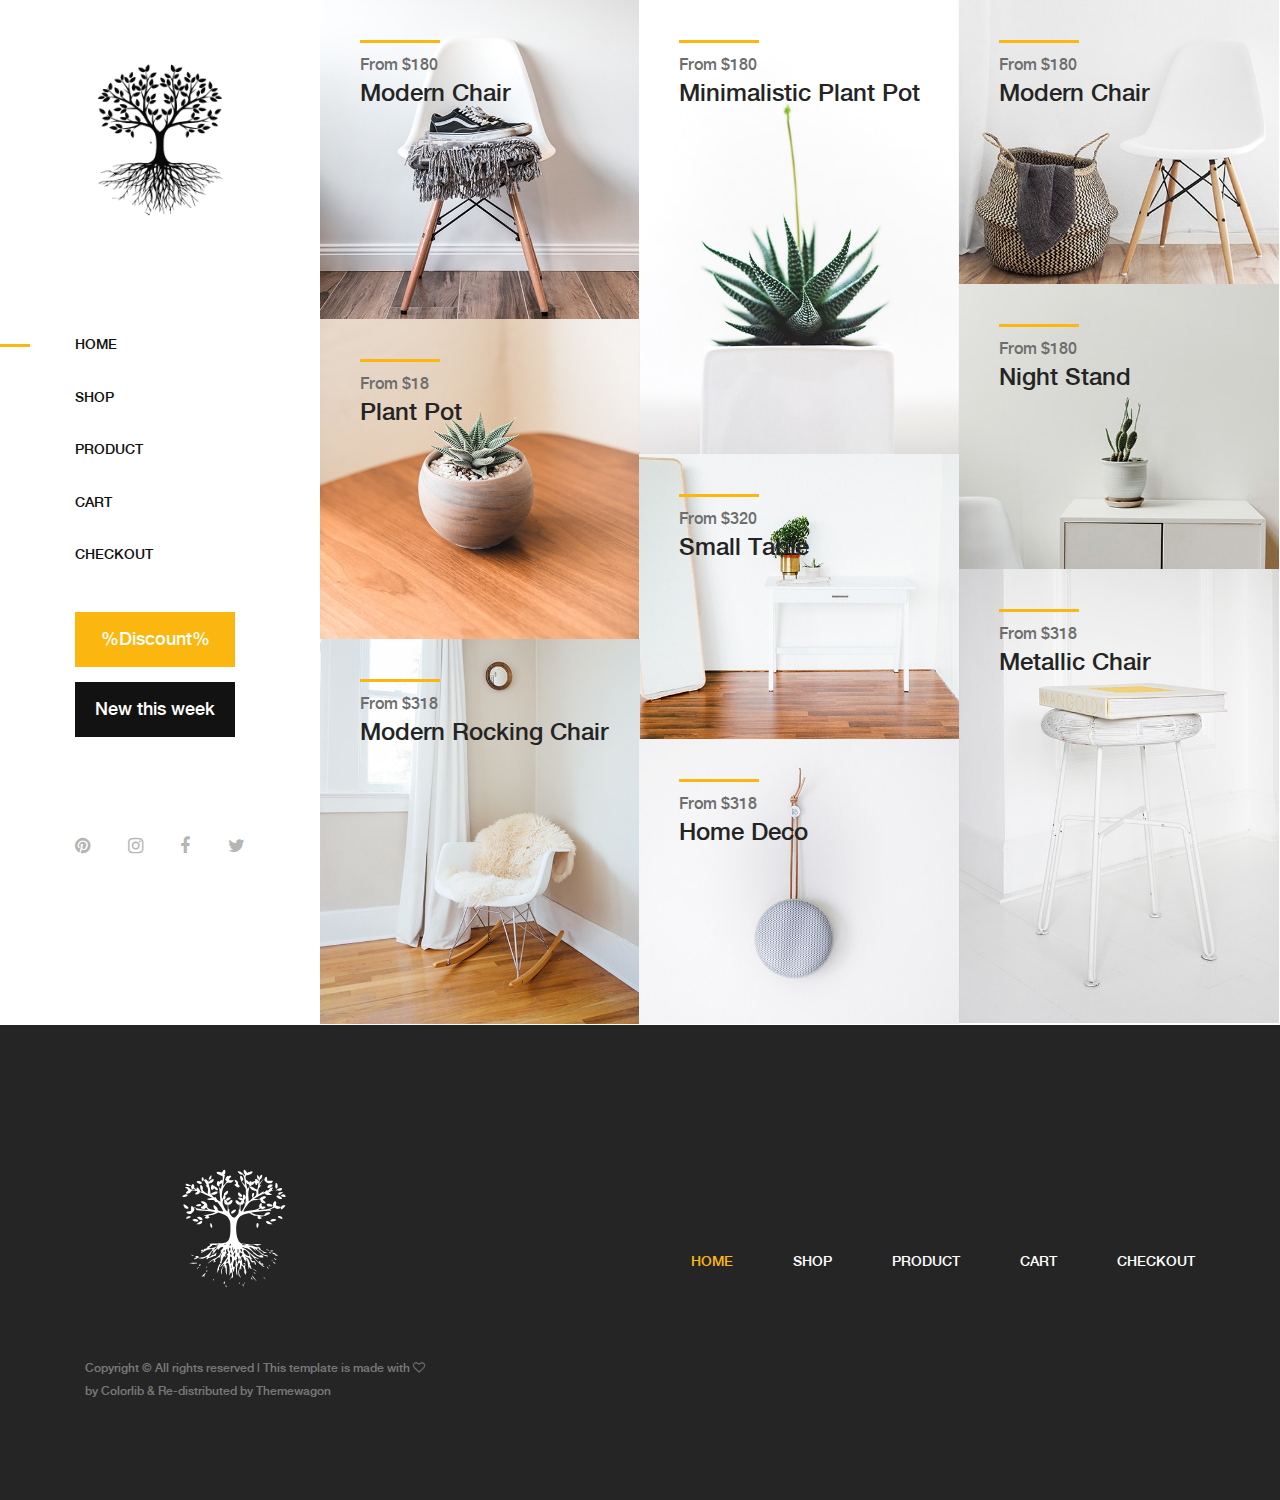
<file: index.html>
<!DOCTYPE html>
<html lang="en">

<head>
    <meta charset="UTF-8">
    <meta name="description" content="">
    <meta http-equiv="X-UA-Compatible" content="IE=edge">
    <meta name="viewport" content="width=device-width, initial-scale=1, shrink-to-fit=no">
    <!-- The above 4 meta tags *must* come first in the head; any other head content must come *after* these tags -->

    <!-- Title  -->
    <title>Amado - Furniture Ecommerce Template | Home</title>

    <!-- Favicon  -->
    <link rel="icon" href="img/core-img/artroots icon.png">

    <!-- Core Style CSS -->
    <link rel="stylesheet" href="css/core-style.css">
    <link rel="stylesheet" href="style.css">

</head>

<body>
    <!-- Search Wrapper Area Start -->
    <div class="search-wrapper section-padding-100">
        <div class="search-close">
            <i class="fa fa-close" aria-hidden="true"></i>
        </div>
        <div class="container">
            <div class="row">
                <div class="col-12">
                    <div class="search-content">
                        <form action="#" method="get">
                            <input type="search" name="search" id="search" placeholder="Type your keyword...">
                            <button type="submit"><img src="img/core-img/search.png" alt=""></button>
                        </form>
                    </div>
                </div>
            </div>
        </div>
    </div>
    <!-- Search Wrapper Area End -->

    <!-- ##### Main Content Wrapper Start ##### -->
    <div class="main-content-wrapper d-flex clearfix">

        
        <!-- Mobile Nav (max width 767px)-->
        <div class="mobile-nav" >
            <!-- Navbar Brand -->
        <div class="amado-navbar-brand">
        <a href="index.html"><img src="img/core-img/logo mob.png" alt=""></a>
        </div>
        <!-- Navbar Toggler -->
        <div class="amado-navbar-toggler">
            <span></span><span></span><span></span>
        </div>
        </div>
        
        <!-- Header Area Start -->
        <header class="header-area clearfix" id="sidepanel-header">
            
        </header>
        <!-- Header Area End -->

        <!-- Product Catagories Area Start -->
        <div class="products-catagories-area clearfix">
            <div class="amado-pro-catagory clearfix">

                <!-- Single Catagory -->
                <div class="single-products-catagory clearfix">
                    <a href="shop.html">
                        <img src="img/bg-img/1.jpg" alt="">
                        <!-- Hover Content -->
                        <div class="hover-content">
                            <div class="line"></div>
                            <p>From $180</p>
                            <h4>Modern Chair</h4>
                        </div>
                    </a>
                </div>

                <!-- Single Catagory -->
                <div class="single-products-catagory clearfix">
                    <a href="shop.html">
                        <img src="img/bg-img/2.jpg" alt="">
                        <!-- Hover Content -->
                        <div class="hover-content">
                            <div class="line"></div>
                            <p>From $180</p>
                            <h4>Minimalistic Plant Pot</h4>
                        </div>
                    </a>
                </div>

                <!-- Single Catagory -->
                <div class="single-products-catagory clearfix">
                    <a href="shop.html">
                        <img src="img/bg-img/3.jpg" alt="">
                        <!-- Hover Content -->
                        <div class="hover-content">
                            <div class="line"></div>
                            <p>From $180</p>
                            <h4>Modern Chair</h4>
                        </div>
                    </a>
                </div>

                <!-- Single Catagory -->
                <div class="single-products-catagory clearfix">
                    <a href="shop.html">
                        <img src="img/bg-img/4.jpg" alt="">
                        <!-- Hover Content -->
                        <div class="hover-content">
                            <div class="line"></div>
                            <p>From $180</p>
                            <h4>Night Stand</h4>
                        </div>
                    </a>
                </div>

                <!-- Single Catagory -->
                <div class="single-products-catagory clearfix">
                    <a href="shop.html">
                        <img src="img/bg-img/5.jpg" alt="">
                        <!-- Hover Content -->
                        <div class="hover-content">
                            <div class="line"></div>
                            <p>From $18</p>
                            <h4>Plant Pot</h4>
                        </div>
                    </a>
                </div>

                <!-- Single Catagory -->
                <div class="single-products-catagory clearfix">
                    <a href="shop.html">
                        <img src="img/bg-img/6.jpg" alt="">
                        <!-- Hover Content -->
                        <div class="hover-content">
                            <div class="line"></div>
                            <p>From $320</p>
                            <h4>Small Table</h4>
                        </div>
                    </a>
                </div>

                <!-- Single Catagory -->
                <div class="single-products-catagory clearfix">
                    <a href="shop.html">
                        <img src="img/bg-img/7.jpg" alt="">
                        <!-- Hover Content -->
                        <div class="hover-content">
                            <div class="line"></div>
                            <p>From $318</p>
                            <h4>Metallic Chair</h4>
                        </div>
                    </a>
                </div>

                <!-- Single Catagory -->
                <div class="single-products-catagory clearfix">
                    <a href="shop.html">
                        <img src="img/bg-img/8.jpg" alt="">
                        <!-- Hover Content -->
                        <div class="hover-content">
                            <div class="line"></div>
                            <p>From $318</p>
                            <h4>Modern Rocking Chair</h4>
                        </div>
                    </a>
                </div>

                <!-- Single Catagory -->
                <div class="single-products-catagory clearfix">
                    <a href="shop.html">
                        <img src="img/bg-img/9.jpg" alt="">
                        <!-- Hover Content -->
                        <div class="hover-content">
                            <div class="line"></div>
                            <p>From $318</p>
                            <h4>Home Deco</h4>
                        </div>
                    </a>
                </div>
            </div>
        </div>
        <!-- Product Catagories Area End -->
    </div>
    <!-- ##### Main Content Wrapper End ##### -->

    

    <!-- ##### Footer Area Start ##### -->
    <script src="./js/footer.js"></script>
    
    
    <!-- ##### Footer Area End ##### -->

    <!-- ##### jQuery (Necessary for All JavaScript Plugins) ##### -->
    <script src="js/jquery/jquery-2.2.4.min.js"></script>
    <!-- Popper js -->
    <script src="js/popper.min.js"></script>
    <!-- Bootstrap js -->
    <script src="js/bootstrap.min.js"></script>
    <!-- Plugins js -->
    <script src="js/plugins.js"></script>
    <!-- Active js -->
    <script src="js/active.js"></script>
    <script src="./js/sideheader.js"></script>

</body>


</html>
</file>
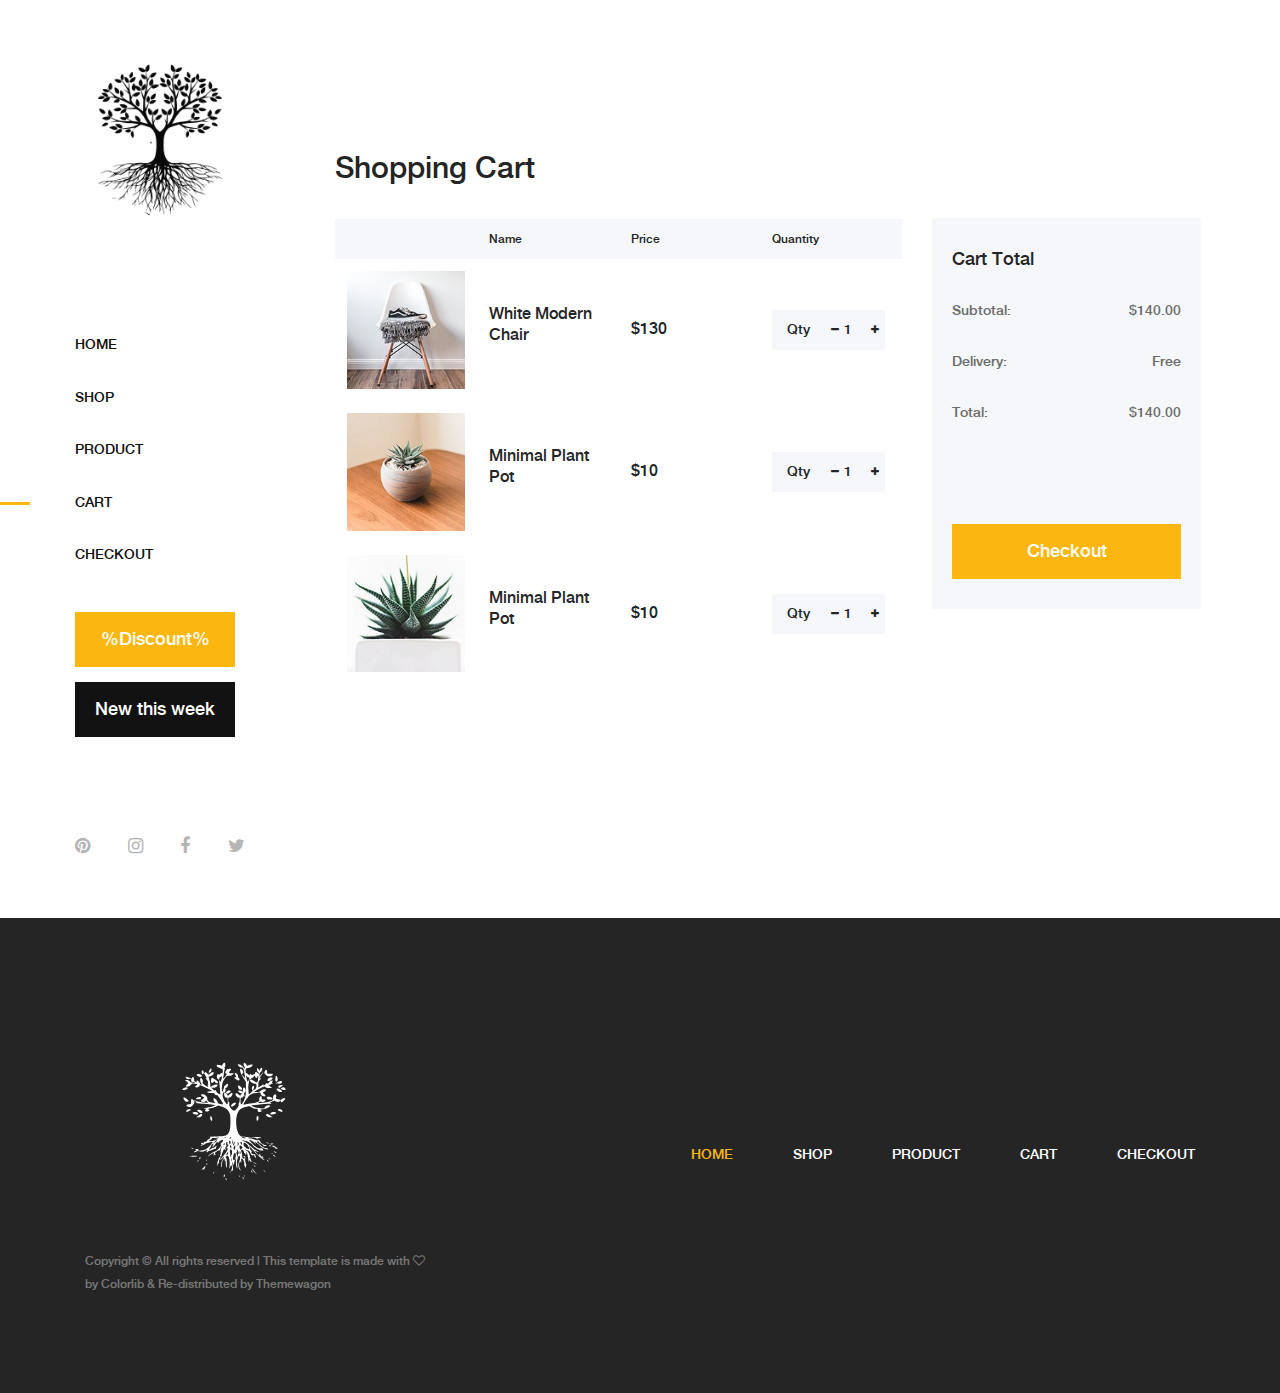
<file: cart.html>
<!DOCTYPE html>
<html lang="en">

<head>
    <meta charset="UTF-8">
    <meta name="description" content="">
    <meta http-equiv="X-UA-Compatible" content="IE=edge">
    <meta name="viewport" content="width=device-width, initial-scale=1, shrink-to-fit=no">
    <!-- The above 4 meta tags *must* come first in the head; any other head content must come *after* these tags -->

    <!-- Title  -->
    <title>Amado - Furniture Ecommerce Template | Cart</title>

    <!-- Favicon  -->
    <link rel="icon" href="img/core-img/favicon.ico">

    <!-- Core Style CSS -->
    <link rel="stylesheet" href="css/core-style.css">
    <link rel="stylesheet" href="style.css">

</head>

<body>
    <!-- Search Wrapper Area Start -->
    <div class="search-wrapper section-padding-100">
        <div class="search-close">
            <i class="fa fa-close" aria-hidden="true"></i>
        </div>
        <div class="container">
            <div class="row">
                <div class="col-12">
                    <div class="search-content">
                        <form action="#" method="get">
                            <input type="search" name="search" id="search" placeholder="Type your keyword...">
                            <button type="submit"><img src="img/core-img/search.png" alt=""></button>
                        </form>
                    </div>
                </div>
            </div>
        </div>
    </div>
    <!-- Search Wrapper Area End -->

    <!-- ##### Main Content Wrapper Start ##### -->
    <div class="main-content-wrapper d-flex clearfix">

        <!-- Mobile Nav (max width 767px)-->
        <div class="mobile-nav" >
            <!-- Navbar Brand -->
        <div class="amado-navbar-brand">
        <a href="index.html"><img src="img/core-img/logo mob.png" alt=""></a>
        </div>
        <!-- Navbar Toggler -->
        <div class="amado-navbar-toggler">
            <span></span><span></span><span></span>
        </div>
        </div>

          <!-- Header Area Start -->
          <header class="header-area clearfix" id="sidepanel-header">
            
          </header>
          <!-- Header Area End -->

        <div class="cart-table-area section-padding-100">
            <div class="container-fluid">
                <div class="row">
                    <div class="col-12 col-lg-8">
                        <div class="cart-title mt-50">
                            <h2>Shopping Cart</h2>
                        </div>

                        <div class="cart-table clearfix">
                            <table class="table table-responsive">
                                <thead>
                                    <tr>
                                        <th></th>
                                        <th>Name</th>
                                        <th>Price</th>
                                        <th>Quantity</th>
                                    </tr>
                                </thead>
                                <tbody>
                                    <tr>
                                        <td class="cart_product_img">
                                            <a href="#"><img src="img/bg-img/cart1.jpg" alt="Product"></a>
                                        </td>
                                        <td class="cart_product_desc">
                                            <h5>White Modern Chair</h5>
                                        </td>
                                        <td class="price">
                                            <span>$130</span>
                                        </td>
                                        <td class="qty">
                                            <div class="qty-btn d-flex">
                                                <p>Qty</p>
                                                <div class="quantity">
                                                    <span class="qty-minus" onclick="var effect = document.getElementById('qty'); var qty = effect.value; if( !isNaN( qty ) &amp;&amp; qty &gt; 1 ) effect.value--;return false;"><i class="fa fa-minus" aria-hidden="true"></i></span>
                                                    <input type="number" class="qty-text" id="qty" step="1" min="1" max="300" name="quantity" value="1">
                                                    <span class="qty-plus" onclick="var effect = document.getElementById('qty'); var qty = effect.value; if( !isNaN( qty )) effect.value++;return false;"><i class="fa fa-plus" aria-hidden="true"></i></span>
                                                </div>
                                            </div>
                                        </td>
                                    </tr>
                                    <tr>
                                        <td class="cart_product_img">
                                            <a href="#"><img src="img/bg-img/cart2.jpg" alt="Product"></a>
                                        </td>
                                        <td class="cart_product_desc">
                                            <h5>Minimal Plant Pot</h5>
                                        </td>
                                        <td class="price">
                                            <span>$10</span>
                                        </td>
                                        <td class="qty">
                                            <div class="qty-btn d-flex">
                                                <p>Qty</p>
                                                <div class="quantity">
                                                    <span class="qty-minus" onclick="var effect = document.getElementById('qty2'); var qty = effect.value; if( !isNaN( qty ) &amp;&amp; qty &gt; 1 ) effect.value--;return false;"><i class="fa fa-minus" aria-hidden="true"></i></span>
                                                    <input type="number" class="qty-text" id="qty2" step="1" min="1" max="300" name="quantity" value="1">
                                                    <span class="qty-plus" onclick="var effect = document.getElementById('qty2'); var qty = effect.value; if( !isNaN( qty )) effect.value++;return false;"><i class="fa fa-plus" aria-hidden="true"></i></span>
                                                </div>
                                            </div>
                                        </td>
                                    </tr>
                                    <tr>
                                        <td class="cart_product_img">
                                            <a href="#"><img src="img/bg-img/cart3.jpg" alt="Product"></a>
                                        </td>
                                        <td class="cart_product_desc">
                                            <h5>Minimal Plant Pot</h5>
                                        </td>
                                        <td class="price">
                                            <span>$10</span>
                                        </td>
                                        <td class="qty">
                                            <div class="qty-btn d-flex">
                                                <p>Qty</p>
                                                <div class="quantity">
                                                    <span class="qty-minus" onclick="var effect = document.getElementById('qty3'); var qty = effect.value; if( !isNaN( qty ) &amp;&amp; qty &gt; 1 ) effect.value--;return false;"><i class="fa fa-minus" aria-hidden="true"></i></span>
                                                    <input type="number" class="qty-text" id="qty3" step="1" min="1" max="300" name="quantity" value="1">
                                                    <span class="qty-plus" onclick="var effect = document.getElementById('qty3'); var qty = effect.value; if( !isNaN( qty )) effect.value++;return false;"><i class="fa fa-plus" aria-hidden="true"></i></span>
                                                </div>
                                            </div>
                                        </td>
                                    </tr>
                                </tbody>
                            </table>
                        </div>
                    </div>
                    <div class="col-12 col-lg-4">
                        <div class="cart-summary">
                            <h5>Cart Total</h5>
                            <ul class="summary-table">
                                <li><span>subtotal:</span> <span>$140.00</span></li>
                                <li><span>delivery:</span> <span>Free</span></li>
                                <li><span>total:</span> <span>$140.00</span></li>
                            </ul>
                            <div class="cart-btn mt-100">
                                <a href="cart.html" class="btn amado-btn w-100">Checkout</a>
                            </div>
                        </div>
                    </div>
                </div>
            </div>
        </div>
    </div>
    <!-- ##### Main Content Wrapper End ##### -->

  

    
<script src="./js/footer.js"></script>
<script src="./js/sideheader.js"></script>

    <!-- ##### jQuery (Necessary for All JavaScript Plugins) ##### -->
    <script src="js/jquery/jquery-2.2.4.min.js"></script>
    <!-- Popper js -->
    <script src="js/popper.min.js"></script>
    <!-- Bootstrap js -->
    <script src="js/bootstrap.min.js"></script>
    <!-- Plugins js -->
    <script src="js/plugins.js"></script>
    <!-- Active js -->
    <script src="js/active.js"></script>

</body>

</html>
</file>
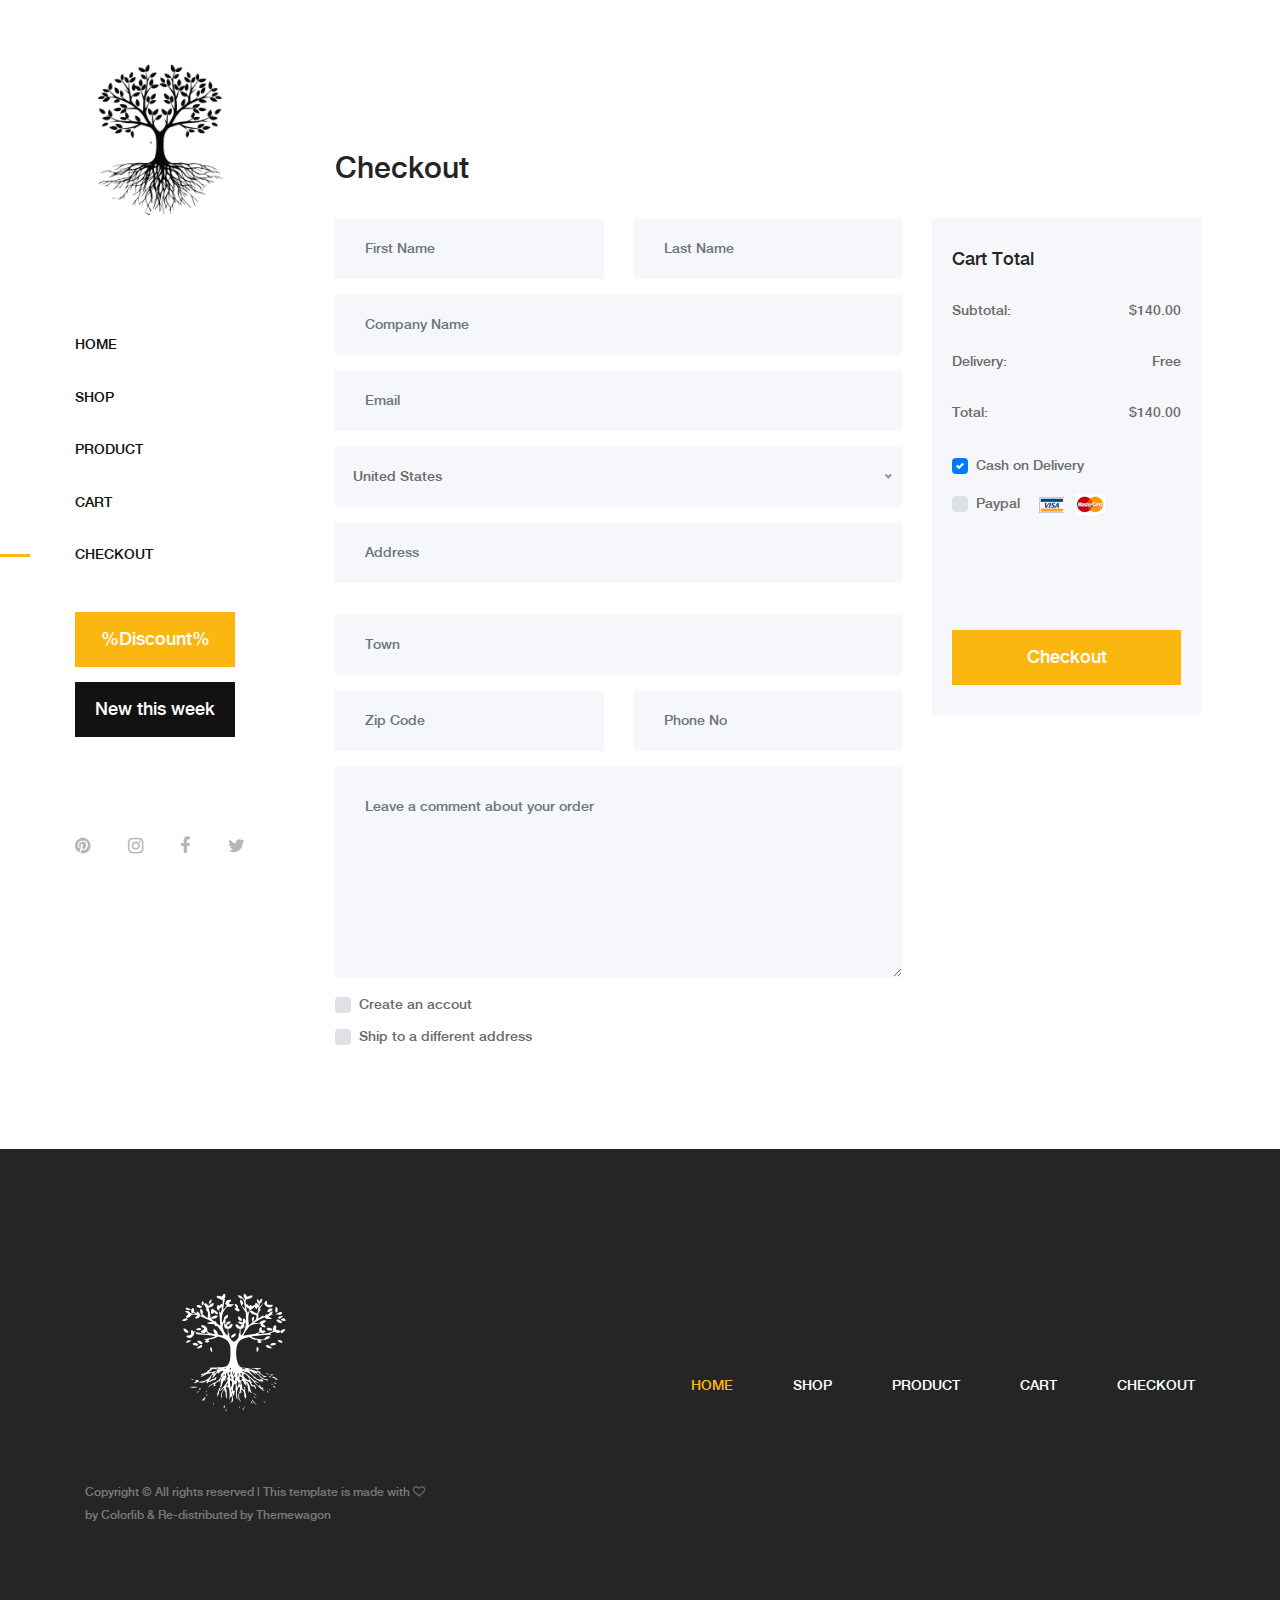
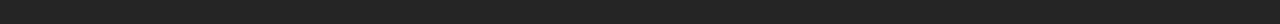
<file: checkout.html>
<!DOCTYPE html>
<html lang="en">

<head>
    <meta charset="UTF-8">
    <meta name="description" content="">
    <meta http-equiv="X-UA-Compatible" content="IE=edge">
    <meta name="viewport" content="width=device-width, initial-scale=1, shrink-to-fit=no">
    <!-- The above 4 meta tags *must* come first in the head; any other head content must come *after* these tags -->

    <!-- Title  -->
    <title>Amado - Furniture Ecommerce Template | Checkout</title>

    <!-- Favicon  -->
    <link rel="icon" href="img/core-img/favicon.ico">

    <!-- Core Style CSS -->
    <link rel="stylesheet" href="css/core-style.css">
    <link rel="stylesheet" href="style.css">

</head>

<body>
    <!-- Search Wrapper Area Start -->
    <div class="search-wrapper section-padding-100">
        <div class="search-close">
            <i class="fa fa-close" aria-hidden="true"></i>
        </div>
        <div class="container">
            <div class="row">
                <div class="col-12">
                    <div class="search-content">
                        <form action="#" method="get">
                            <input type="search" name="search" id="search" placeholder="Type your keyword...">
                            <button type="submit"><img src="img/core-img/search.png" alt=""></button>
                        </form>
                    </div>
                </div>
            </div>
        </div>
    </div>
    <!-- Search Wrapper Area End -->

    <!-- ##### Main Content Wrapper Start ##### -->
    <div class="main-content-wrapper d-flex clearfix">

        <!-- Mobile Nav (max width 767px)-->
        <div class="mobile-nav" >
            <!-- Navbar Brand -->
        <div class="amado-navbar-brand">
        <a href="index.html"><img src="img/core-img/logo mob.png" alt=""></a>
        </div>
        <!-- Navbar Toggler -->
        <div class="amado-navbar-toggler">
            <span></span><span></span><span></span>
        </div>
        </div>

             <!-- Header Area Start -->
             <header class="header-area clearfix" id="sidepanel-header">
            
             </header>
             <!-- Header Area End -->

        <div class="cart-table-area section-padding-100">
            <div class="container-fluid">
                <div class="row">
                    <div class="col-12 col-lg-8">
                        <div class="checkout_details_area mt-50 clearfix">

                            <div class="cart-title">
                                <h2>Checkout</h2>
                            </div>

                            <form action="#" method="post">
                                <div class="row">
                                    <div class="col-md-6 mb-3">
                                        <input type="text" class="form-control" id="first_name" value="" placeholder="First Name" required>
                                    </div>
                                    <div class="col-md-6 mb-3">
                                        <input type="text" class="form-control" id="last_name" value="" placeholder="Last Name" required>
                                    </div>
                                    <div class="col-12 mb-3">
                                        <input type="text" class="form-control" id="company" placeholder="Company Name" value="">
                                    </div>
                                    <div class="col-12 mb-3">
                                        <input type="email" class="form-control" id="email" placeholder="Email" value="">
                                    </div>
                                    <div class="col-12 mb-3">
                                        <select class="w-100" id="country">
                                        <option value="usa">United States</option>
                                        <option value="uk">United Kingdom</option>
                                        <option value="ger">Germany</option>
                                        <option value="fra">France</option>
                                        <option value="ind">India</option>
                                        <option value="aus">Australia</option>
                                        <option value="bra">Brazil</option>
                                        <option value="cana">Canada</option>
                                    </select>
                                    </div>
                                    <div class="col-12 mb-3">
                                        <input type="text" class="form-control mb-3" id="street_address" placeholder="Address" value="">
                                    </div>
                                    <div class="col-12 mb-3">
                                        <input type="text" class="form-control" id="city" placeholder="Town" value="">
                                    </div>
                                    <div class="col-md-6 mb-3">
                                        <input type="text" class="form-control" id="zipCode" placeholder="Zip Code" value="">
                                    </div>
                                    <div class="col-md-6 mb-3">
                                        <input type="number" class="form-control" id="phone_number" min="0" placeholder="Phone No" value="">
                                    </div>
                                    <div class="col-12 mb-3">
                                        <textarea name="comment" class="form-control w-100" id="comment" cols="30" rows="10" placeholder="Leave a comment about your order"></textarea>
                                    </div>

                                    <div class="col-12">
                                        <div class="custom-control custom-checkbox d-block mb-2">
                                            <input type="checkbox" class="custom-control-input" id="customCheck2">
                                            <label class="custom-control-label" for="customCheck2">Create an accout</label>
                                        </div>
                                        <div class="custom-control custom-checkbox d-block">
                                            <input type="checkbox" class="custom-control-input" id="customCheck3">
                                            <label class="custom-control-label" for="customCheck3">Ship to a different address</label>
                                        </div>
                                    </div>
                                </div>
                            </form>
                        </div>
                    </div>
                    <div class="col-12 col-lg-4">
                        <div class="cart-summary">
                            <h5>Cart Total</h5>
                            <ul class="summary-table">
                                <li><span>subtotal:</span> <span>$140.00</span></li>
                                <li><span>delivery:</span> <span>Free</span></li>
                                <li><span>total:</span> <span>$140.00</span></li>
                            </ul>

                            <div class="payment-method">
                                <!-- Cash on delivery -->
                                <div class="custom-control custom-checkbox mr-sm-2">
                                    <input type="checkbox" class="custom-control-input" id="cod" checked>
                                    <label class="custom-control-label" for="cod">Cash on Delivery</label>
                                </div>
                                <!-- Paypal -->
                                <div class="custom-control custom-checkbox mr-sm-2">
                                    <input type="checkbox" class="custom-control-input" id="paypal">
                                    <label class="custom-control-label" for="paypal">Paypal <img class="ml-15" src="img/core-img/paypal.png" alt=""></label>
                                </div>
                            </div>

                            <div class="cart-btn mt-100">
                                <a href="#" class="btn amado-btn w-100">Checkout</a>
                            </div>
                        </div>
                    </div>
                </div>
            </div>
        </div>
    </div>
    <!-- ##### Main Content Wrapper End ##### -->

  

    <script src="./js/footer.js"></script>
    <script src="./js/sideheader.js"></script>

    <!-- ##### jQuery (Necessary for All JavaScript Plugins) ##### -->
    <script src="js/jquery/jquery-2.2.4.min.js"></script>
    <!-- Popper js -->
    <script src="js/popper.min.js"></script>
    <!-- Bootstrap js -->
    <script src="js/bootstrap.min.js"></script>
    <!-- Plugins js -->
    <script src="js/plugins.js"></script>
    <!-- Active js -->
    <script src="js/active.js"></script>

</body>

</html>
</file>
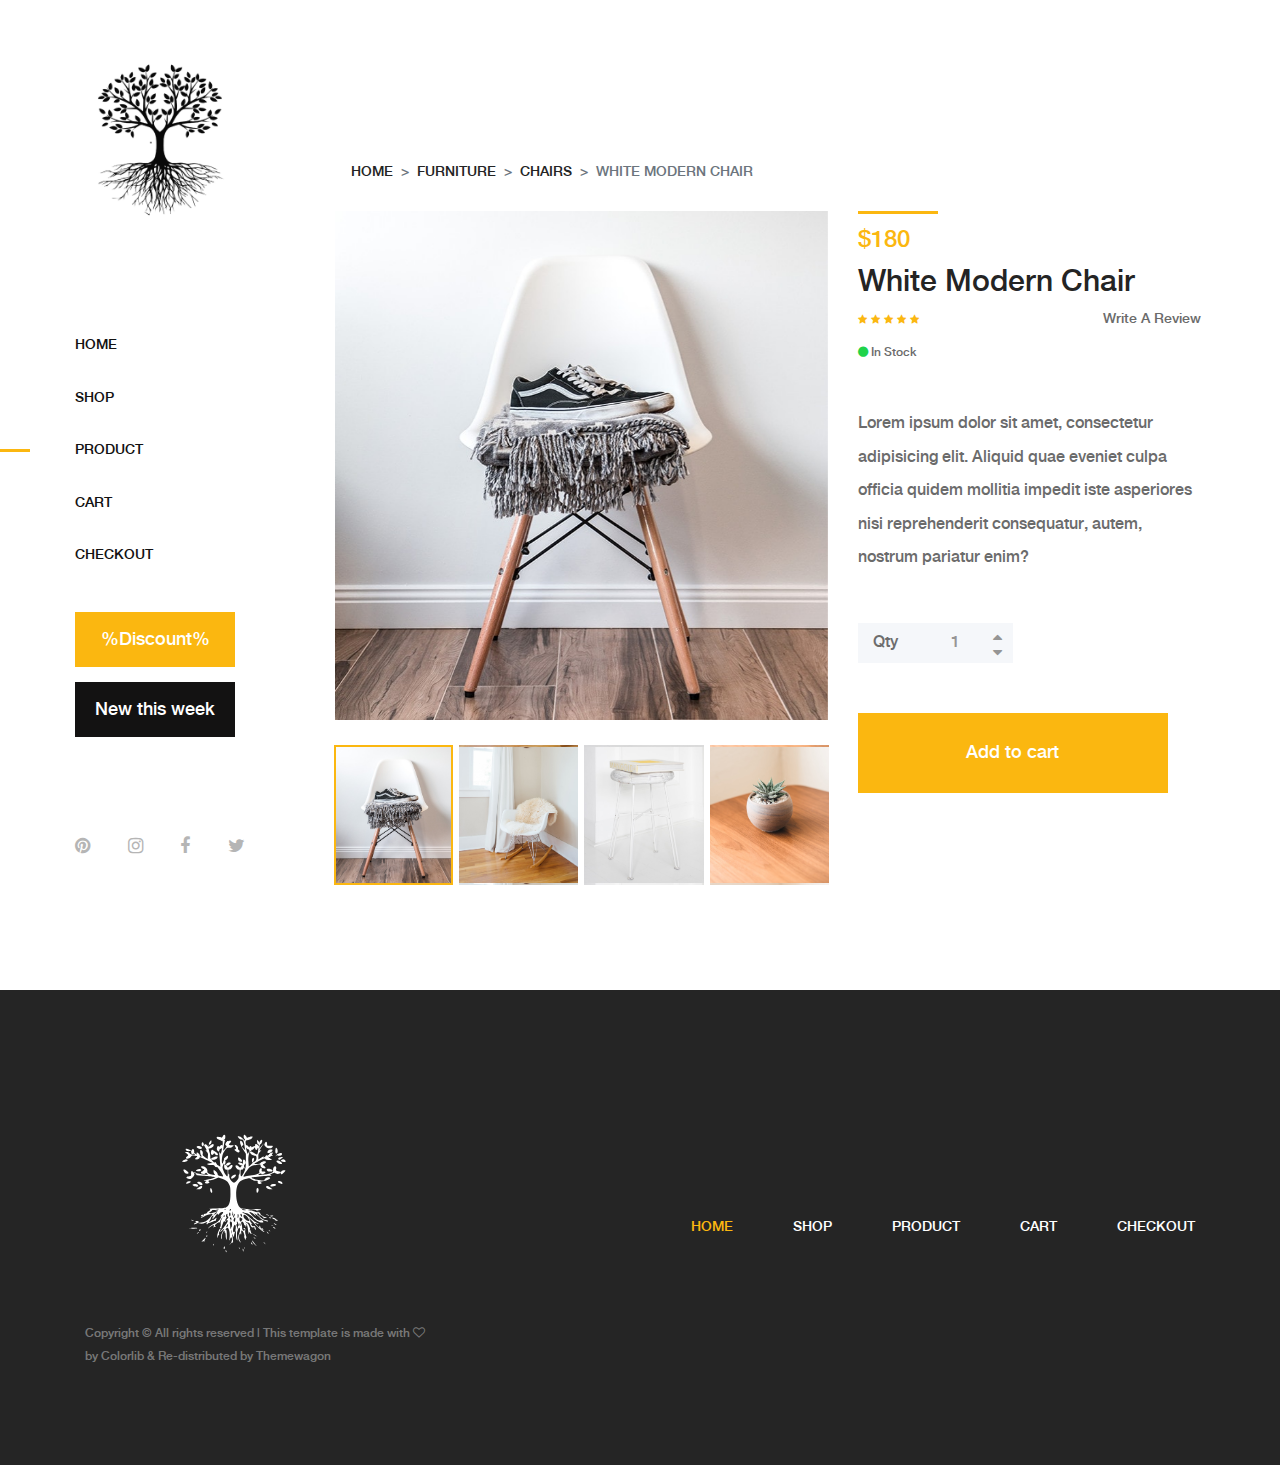
<file: product-details.html>
<!DOCTYPE html>
<html lang="en">

<head>
    <meta charset="UTF-8">
    <meta name="description" content="">
    <meta http-equiv="X-UA-Compatible" content="IE=edge">
    <meta name="viewport" content="width=device-width, initial-scale=1, shrink-to-fit=no">
    <!-- The above 4 meta tags *must* come first in the head; any other head content must come *after* these tags -->

    <!-- Title  -->
    <title>Amado - Furniture Ecommerce Template | Product Details</title>

    <!-- Favicon  -->
    <link rel="icon" href="img/core-img/favicon.ico">

    <!-- Core Style CSS -->
    <link rel="stylesheet" href="css/core-style.css">
    <link rel="stylesheet" href="style.css">

</head>

<body>
    <!-- Search Wrapper Area Start -->
    <div class="search-wrapper section-padding-100">
        <div class="search-close">
            <i class="fa fa-close" aria-hidden="true"></i>
        </div>
        <div class="container">
            <div class="row">
                <div class="col-12">
                    <div class="search-content">
                        <form action="#" method="get">
                            <input type="search" name="search" id="search" placeholder="Type your keyword...">
                            <button type="submit"><img src="img/core-img/search.png" alt=""></button>
                        </form>
                    </div>
                </div>
            </div>
        </div>
    </div>
    <!-- Search Wrapper Area End -->

    <!-- ##### Main Content Wrapper Start ##### -->
    <div class="main-content-wrapper d-flex clearfix">

        <!-- Mobile Nav (max width 767px)-->
        <div class="mobile-nav" >
            <!-- Navbar Brand -->
        <div class="amado-navbar-brand">
        <a href="index.html"><img src="img/core-img/logo mob.png" alt=""></a>
        </div>
        <!-- Navbar Toggler -->
        <div class="amado-navbar-toggler">
            <span></span><span></span><span></span>
        </div>
        </div>

      <!-- Header Area Start -->
      <header class="header-area clearfix" id="sidepanel-header">
            
      </header>
      <!-- Header Area End -->

        <!-- Product Details Area Start -->
        <div class="single-product-area section-padding-100 clearfix">
            <div class="container-fluid">

                <div class="row">
                    <div class="col-12">
                        <nav aria-label="breadcrumb">
                            <ol class="breadcrumb mt-50">
                                <li class="breadcrumb-item"><a href="#">Home</a></li>
                                <li class="breadcrumb-item"><a href="#">Furniture</a></li>
                                <li class="breadcrumb-item"><a href="#">Chairs</a></li>
                                <li class="breadcrumb-item active" aria-current="page">white modern chair</li>
                            </ol>
                        </nav>
                    </div>
                </div>

                <div class="row">
                    <div class="col-12 col-lg-7">
                        <div class="single_product_thumb">
                            <div id="product_details_slider" class="carousel slide" data-ride="carousel">
                                <ol class="carousel-indicators">
                                    <li class="active" data-target="#product_details_slider" data-slide-to="0" style="background-image: url(img/product-img/pro-big-1.jpg);">
                                    </li>
                                    <li data-target="#product_details_slider" data-slide-to="1" style="background-image: url(img/product-img/pro-big-2.jpg);">
                                    </li>
                                    <li data-target="#product_details_slider" data-slide-to="2" style="background-image: url(img/product-img/pro-big-3.jpg);">
                                    </li>
                                    <li data-target="#product_details_slider" data-slide-to="3" style="background-image: url(img/product-img/pro-big-4.jpg);">
                                    </li>
                                </ol>
                                <div class="carousel-inner">
                                    <div class="carousel-item active">
                                        <a class="gallery_img" href="img/product-img/pro-big-1.jpg">
                                            <img class="d-block w-100" src="img/product-img/pro-big-1.jpg" alt="First slide">
                                        </a>
                                    </div>
                                    <div class="carousel-item">
                                        <a class="gallery_img" href="img/product-img/pro-big-2.jpg">
                                            <img class="d-block w-100" src="img/product-img/pro-big-2.jpg" alt="Second slide">
                                        </a>
                                    </div>
                                    <div class="carousel-item">
                                        <a class="gallery_img" href="img/product-img/pro-big-3.jpg">
                                            <img class="d-block w-100" src="img/product-img/pro-big-3.jpg" alt="Third slide">
                                        </a>
                                    </div>
                                    <div class="carousel-item">
                                        <a class="gallery_img" href="img/product-img/pro-big-4.jpg">
                                            <img class="d-block w-100" src="img/product-img/pro-big-4.jpg" alt="Fourth slide">
                                        </a>
                                    </div>
                                </div>
                            </div>
                        </div>
                    </div>
                    <div class="col-12 col-lg-5">
                        <div class="single_product_desc">
                            <!-- Product Meta Data -->
                            <div class="product-meta-data">
                                <div class="line"></div>
                                <p class="product-price">$180</p>
                                <a href="product-details.html">
                                    <h6>White Modern Chair</h6>
                                </a>
                                <!-- Ratings & Review -->
                                <div class="ratings-review mb-15 d-flex align-items-center justify-content-between">
                                    <div class="ratings">
                                        <i class="fa fa-star" aria-hidden="true"></i>
                                        <i class="fa fa-star" aria-hidden="true"></i>
                                        <i class="fa fa-star" aria-hidden="true"></i>
                                        <i class="fa fa-star" aria-hidden="true"></i>
                                        <i class="fa fa-star" aria-hidden="true"></i>
                                    </div>
                                    <div class="review">
                                        <a href="#">Write A Review</a>
                                    </div>
                                </div>
                                <!-- Avaiable -->
                                <p class="avaibility"><i class="fa fa-circle"></i> In Stock</p>
                            </div>

                            <div class="short_overview my-5">
                                <p>Lorem ipsum dolor sit amet, consectetur adipisicing elit. Aliquid quae eveniet culpa officia quidem mollitia impedit iste asperiores nisi reprehenderit consequatur, autem, nostrum pariatur enim?</p>
                            </div>

                            <!-- Add to Cart Form -->
                            <form class="cart clearfix" method="post">
                                <div class="cart-btn d-flex mb-50">
                                    <p>Qty</p>
                                    <div class="quantity">
                                        <span class="qty-minus" onclick="var effect = document.getElementById('qty'); var qty = effect.value; if( !isNaN( qty )) effect.value--;return false;"><i class="fa fa-caret-down" aria-hidden="true"></i></span>
                                        <input type="number" class="qty-text" id="qty" step="1" min="1" max="300" name="quantity" value="1">
                                        <span class="qty-plus" onclick="var effect = document.getElementById('qty'); var qty = effect.value; if( !isNaN( qty )) effect.value++;return false;"><i class="fa fa-caret-up" aria-hidden="true"></i></span>
                                    </div>
                                </div>
                                <button type="submit" name="addtocart" value="5" class="btn amado-btn">Add to cart</button>
                            </form>

                        </div>
                    </div>
                </div>
            </div>
        </div>
        <!-- Product Details Area End -->
    </div>
    <!-- ##### Main Content Wrapper End ##### -->

  

<script src="./js/footer.js"></script>
<script src="./js/sideheader.js"></script>

    <!-- ##### jQuery (Necessary for All JavaScript Plugins) ##### -->
    <script src="js/jquery/jquery-2.2.4.min.js"></script>
    <!-- Popper js -->
    <script src="js/popper.min.js"></script>
    <!-- Bootstrap js -->
    <script src="js/bootstrap.min.js"></script>
    <!-- Plugins js -->
    <script src="js/plugins.js"></script>
    <!-- Active js -->
    <script src="js/active.js"></script>

</body>

</html>
</file>
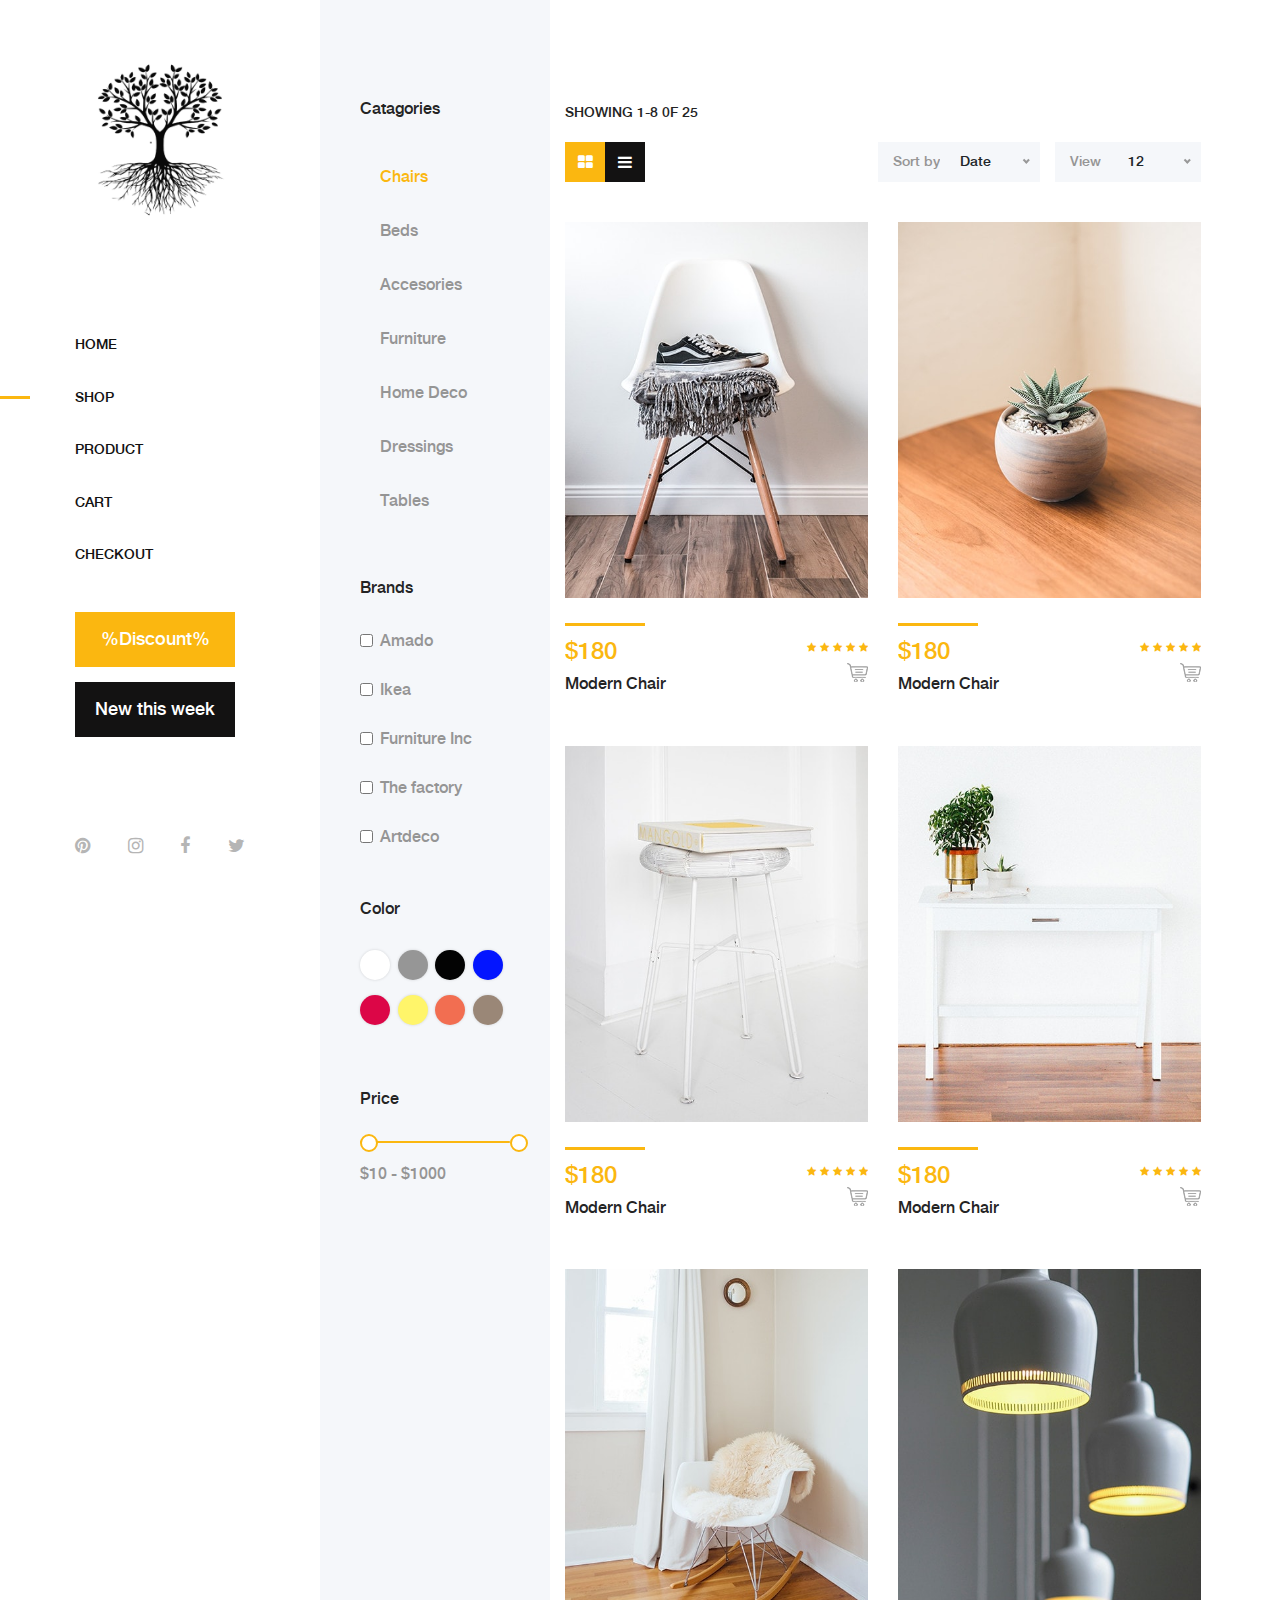
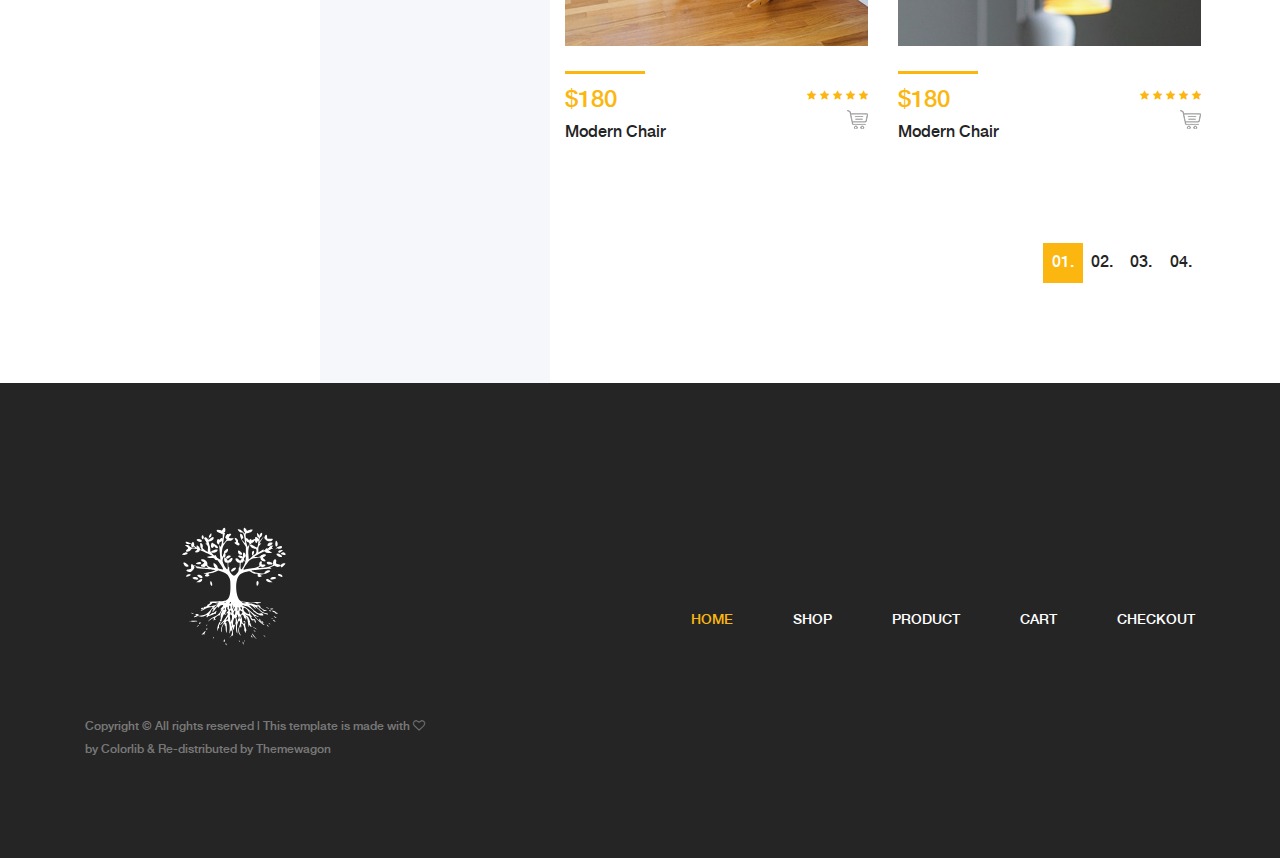
<file: shop.html>
<!DOCTYPE html>
<html lang="en">

<head>
    <meta charset="UTF-8">
    <meta name="description" content="">
    <meta http-equiv="X-UA-Compatible" content="IE=edge">
    <meta name="viewport" content="width=device-width, initial-scale=1, shrink-to-fit=no">
    <!-- The above 4 meta tags *must* come first in the head; any other head content must come *after* these tags -->

    <!-- Title  -->
    <title>Amado - Furniture Ecommerce Template | Shop</title>

    <!-- Favicon  -->
    <link rel="icon" href="img/core-img/favicon.ico">

    <!-- Core Style CSS -->
    <link rel="stylesheet" href="css/core-style.css">
    <link rel="stylesheet" href="style.css">

</head>

<body>
    <!-- Search Wrapper Area Start -->
    <div class="search-wrapper section-padding-100">
        <div class="search-close">
            <i class="fa fa-close" aria-hidden="true"></i>
        </div>
        <div class="container">
            <div class="row">
                <div class="col-12">
                    <div class="search-content">
                        <form action="#" method="get">
                            <input type="search" name="search" id="search" placeholder="Type your keyword...">
                            <button type="submit"><img src="img/core-img/search.png" alt=""></button>
                        </form>
                    </div>
                </div>
            </div>
        </div>
    </div>
    <!-- Search Wrapper Area End -->

    <!-- ##### Main Content Wrapper Start ##### -->
    <div class="main-content-wrapper d-flex clearfix">

        <!-- Mobile Nav (max width 767px)-->
        <div class="mobile-nav" >
            <!-- Navbar Brand -->
        <div class="amado-navbar-brand">
        <a href="index.html"><img src="img/core-img/logo mob.png" alt=""></a>
        </div>
        <!-- Navbar Toggler -->
        <div class="amado-navbar-toggler">
            <span></span><span></span><span></span>
        </div>
        </div>

        <!-- Header Area Start -->
        <header class="header-area clearfix" id="sidepanel-header">
        </header>
        <!-- Header Area End -->

        <div class="shop_sidebar_area">

            <!-- ##### Single Widget ##### -->
            <div class="widget catagory mb-50">
                <!-- Widget Title -->
                <h6 class="widget-title mb-30">Catagories</h6>

                <!--  Catagories  -->
                <div class="catagories-menu">
                    <ul>
                        <li class="active"><a href="#">Chairs</a></li>
                        <li><a href="#">Beds</a></li>
                        <li><a href="#">Accesories</a></li>
                        <li><a href="#">Furniture</a></li>
                        <li><a href="#">Home Deco</a></li>
                        <li><a href="#">Dressings</a></li>
                        <li><a href="#">Tables</a></li>
                    </ul>
                </div>
            </div>

            <!-- ##### Single Widget ##### -->
            <div class="widget brands mb-50">
                <!-- Widget Title -->
                <h6 class="widget-title mb-30">Brands</h6>

                <div class="widget-desc">
                    <!-- Single Form Check -->
                    <div class="form-check">
                        <input class="form-check-input" type="checkbox" value="" id="amado">
                        <label class="form-check-label" for="amado">Amado</label>
                    </div>
                    <!-- Single Form Check -->
                    <div class="form-check">
                        <input class="form-check-input" type="checkbox" value="" id="ikea">
                        <label class="form-check-label" for="ikea">Ikea</label>
                    </div>
                    <!-- Single Form Check -->
                    <div class="form-check">
                        <input class="form-check-input" type="checkbox" value="" id="furniture">
                        <label class="form-check-label" for="furniture">Furniture Inc</label>
                    </div>
                    <!-- Single Form Check -->
                    <div class="form-check">
                        <input class="form-check-input" type="checkbox" value="" id="factory">
                        <label class="form-check-label" for="factory">The factory</label>
                    </div>
                    <!-- Single Form Check -->
                    <div class="form-check">
                        <input class="form-check-input" type="checkbox" value="" id="artdeco">
                        <label class="form-check-label" for="artdeco">Artdeco</label>
                    </div>
                </div>
            </div>

            <!-- ##### Single Widget ##### -->
            <div class="widget color mb-50">
                <!-- Widget Title -->
                <h6 class="widget-title mb-30">Color</h6>

                <div class="widget-desc">
                    <ul class="d-flex">
                        <li><a href="#" class="color1"></a></li>
                        <li><a href="#" class="color2"></a></li>
                        <li><a href="#" class="color3"></a></li>
                        <li><a href="#" class="color4"></a></li>
                        <li><a href="#" class="color5"></a></li>
                        <li><a href="#" class="color6"></a></li>
                        <li><a href="#" class="color7"></a></li>
                        <li><a href="#" class="color8"></a></li>
                    </ul>
                </div>
            </div>

            <!-- ##### Single Widget ##### -->
            <div class="widget price mb-50">
                <!-- Widget Title -->
                <h6 class="widget-title mb-30">Price</h6>

                <div class="widget-desc">
                    <div class="slider-range">
                        <div data-min="10" data-max="1000" data-unit="$" class="slider-range-price ui-slider ui-slider-horizontal ui-widget ui-widget-content ui-corner-all" data-value-min="10" data-value-max="1000" data-label-result="">
                            <div class="ui-slider-range ui-widget-header ui-corner-all"></div>
                            <span class="ui-slider-handle ui-state-default ui-corner-all" tabindex="0"></span>
                            <span class="ui-slider-handle ui-state-default ui-corner-all" tabindex="0"></span>
                        </div>
                        <div class="range-price">$10 - $1000</div>
                    </div>
                </div>
            </div>
        </div>

        <div class="amado_product_area section-padding-100">
            <div class="container-fluid">

                <div class="row">
                    <div class="col-12">
                        <div class="product-topbar d-xl-flex align-items-end justify-content-between">
                            <!-- Total Products -->
                            <div class="total-products">
                                <p>Showing 1-8 0f 25</p>
                                <div class="view d-flex">
                                    <a href="#"><i class="fa fa-th-large" aria-hidden="true"></i></a>
                                    <a href="#"><i class="fa fa-bars" aria-hidden="true"></i></a>
                                </div>
                            </div>
                            <!-- Sorting -->
                            <div class="product-sorting d-flex">
                                <div class="sort-by-date d-flex align-items-center mr-15">
                                    <p>Sort by</p>
                                    <form action="#" method="get">
                                        <select name="select" id="sortBydate">
                                            <option value="value">Date</option>
                                            <option value="value">Newest</option>
                                            <option value="value">Popular</option>
                                        </select>
                                    </form>
                                </div>
                                <div class="view-product d-flex align-items-center">
                                    <p>View</p>
                                    <form action="#" method="get">
                                        <select name="select" id="viewProduct">
                                            <option value="value">12</option>
                                            <option value="value">24</option>
                                            <option value="value">48</option>
                                            <option value="value">96</option>
                                        </select>
                                    </form>
                                </div>
                            </div>
                        </div>
                    </div>
                </div>

                <div class="row">

                    <!-- Single Product Area -->
                    <div class="col-12 col-sm-6 col-md-12 col-xl-6">
                        <div class="single-product-wrapper">
                            <!-- Product Image -->
                            <div class="product-img">
                                <img src="img/product-img/product1.jpg" alt="">
                                <!-- Hover Thumb -->
                                <img class="hover-img" src="img/product-img/product2.jpg" alt="">
                            </div>

                            <!-- Product Description -->
                            <div class="product-description d-flex align-items-center justify-content-between">
                                <!-- Product Meta Data -->
                                <div class="product-meta-data">
                                    <div class="line"></div>
                                    <p class="product-price">$180</p>
                                    <a href="product-details.html">
                                        <h6>Modern Chair</h6>
                                    </a>
                                </div>
                                <!-- Ratings & Cart -->
                                <div class="ratings-cart text-right">
                                    <div class="ratings">
                                        <i class="fa fa-star" aria-hidden="true"></i>
                                        <i class="fa fa-star" aria-hidden="true"></i>
                                        <i class="fa fa-star" aria-hidden="true"></i>
                                        <i class="fa fa-star" aria-hidden="true"></i>
                                        <i class="fa fa-star" aria-hidden="true"></i>
                                    </div>
                                    <div class="cart">
                                        <a href="cart.html" data-toggle="tooltip" data-placement="left" title="Add to Cart"><img src="img/core-img/cart.png" alt=""></a>
                                    </div>
                                </div>
                            </div>
                        </div>
                    </div>

                    <!-- Single Product Area -->
                    <div class="col-12 col-sm-6 col-md-12 col-xl-6">
                        <div class="single-product-wrapper">
                            <!-- Product Image -->
                            <div class="product-img">
                                <img src="img/product-img/product2.jpg" alt="">
                                <!-- Hover Thumb -->
                                <img class="hover-img" src="img/product-img/product3.jpg" alt="">
                            </div>

                            <!-- Product Description -->
                            <div class="product-description d-flex align-items-center justify-content-between">
                                <!-- Product Meta Data -->
                                <div class="product-meta-data">
                                    <div class="line"></div>
                                    <p class="product-price">$180</p>
                                    <a href="product-details.html">
                                        <h6>Modern Chair</h6>
                                    </a>
                                </div>
                                <!-- Ratings & Cart -->
                                <div class="ratings-cart text-right">
                                    <div class="ratings">
                                        <i class="fa fa-star" aria-hidden="true"></i>
                                        <i class="fa fa-star" aria-hidden="true"></i>
                                        <i class="fa fa-star" aria-hidden="true"></i>
                                        <i class="fa fa-star" aria-hidden="true"></i>
                                        <i class="fa fa-star" aria-hidden="true"></i>
                                    </div>
                                    <div class="cart">
                                        <a href="cart.html" data-toggle="tooltip" data-placement="left" title="Add to Cart"><img src="img/core-img/cart.png" alt=""></a>
                                    </div>
                                </div>
                            </div>
                        </div>
                    </div>

                    <!-- Single Product Area -->
                    <div class="col-12 col-sm-6 col-md-12 col-xl-6">
                        <div class="single-product-wrapper">
                            <!-- Product Image -->
                            <div class="product-img">
                                <img src="img/product-img/product3.jpg" alt="">
                                <!-- Hover Thumb -->
                                <img class="hover-img" src="img/product-img/product4.jpg" alt="">
                            </div>

                            <!-- Product Description -->
                            <div class="product-description d-flex align-items-center justify-content-between">
                                <!-- Product Meta Data -->
                                <div class="product-meta-data">
                                    <div class="line"></div>
                                    <p class="product-price">$180</p>
                                    <a href="product-details.html">
                                        <h6>Modern Chair</h6>
                                    </a>
                                </div>
                                <!-- Ratings & Cart -->
                                <div class="ratings-cart text-right">
                                    <div class="ratings">
                                        <i class="fa fa-star" aria-hidden="true"></i>
                                        <i class="fa fa-star" aria-hidden="true"></i>
                                        <i class="fa fa-star" aria-hidden="true"></i>
                                        <i class="fa fa-star" aria-hidden="true"></i>
                                        <i class="fa fa-star" aria-hidden="true"></i>
                                    </div>
                                    <div class="cart">
                                        <a href="cart.html" data-toggle="tooltip" data-placement="left" title="Add to Cart"><img src="img/core-img/cart.png" alt=""></a>
                                    </div>
                                </div>
                            </div>
                        </div>
                    </div>

                    <!-- Single Product Area -->
                    <div class="col-12 col-sm-6 col-md-12 col-xl-6">
                        <div class="single-product-wrapper">
                            <!-- Product Image -->
                            <div class="product-img">
                                <img src="img/product-img/product4.jpg" alt="">
                                <!-- Hover Thumb -->
                                <img class="hover-img" src="img/product-img/product5.jpg" alt="">
                            </div>

                            <!-- Product Description -->
                            <div class="product-description d-flex align-items-center justify-content-between">
                                <!-- Product Meta Data -->
                                <div class="product-meta-data">
                                    <div class="line"></div>
                                    <p class="product-price">$180</p>
                                    <a href="product-details.html">
                                        <h6>Modern Chair</h6>
                                    </a>
                                </div>
                                <!-- Ratings & Cart -->
                                <div class="ratings-cart text-right">
                                    <div class="ratings">
                                        <i class="fa fa-star" aria-hidden="true"></i>
                                        <i class="fa fa-star" aria-hidden="true"></i>
                                        <i class="fa fa-star" aria-hidden="true"></i>
                                        <i class="fa fa-star" aria-hidden="true"></i>
                                        <i class="fa fa-star" aria-hidden="true"></i>
                                    </div>
                                    <div class="cart">
                                        <a href="cart.html" data-toggle="tooltip" data-placement="left" title="Add to Cart"><img src="img/core-img/cart.png" alt=""></a>
                                    </div>
                                </div>
                            </div>
                        </div>
                    </div>

                    <!-- Single Product Area -->
                    <div class="col-12 col-sm-6 col-md-12 col-xl-6">
                        <div class="single-product-wrapper">
                            <!-- Product Image -->
                            <div class="product-img">
                                <img src="img/product-img/product5.jpg" alt="">
                                <!-- Hover Thumb -->
                                <img class="hover-img" src="img/product-img/product6.jpg" alt="">
                            </div>

                            <!-- Product Description -->
                            <div class="product-description d-flex align-items-center justify-content-between">
                                <!-- Product Meta Data -->
                                <div class="product-meta-data">
                                    <div class="line"></div>
                                    <p class="product-price">$180</p>
                                    <a href="product-details.html">
                                        <h6>Modern Chair</h6>
                                    </a>
                                </div>
                                <!-- Ratings & Cart -->
                                <div class="ratings-cart text-right">
                                    <div class="ratings">
                                        <i class="fa fa-star" aria-hidden="true"></i>
                                        <i class="fa fa-star" aria-hidden="true"></i>
                                        <i class="fa fa-star" aria-hidden="true"></i>
                                        <i class="fa fa-star" aria-hidden="true"></i>
                                        <i class="fa fa-star" aria-hidden="true"></i>
                                    </div>
                                    <div class="cart">
                                        <a href="cart.html" data-toggle="tooltip" data-placement="left" title="Add to Cart"><img src="img/core-img/cart.png" alt=""></a>
                                    </div>
                                </div>
                            </div>
                        </div>
                    </div>

                    <!-- Single Product Area -->
                    <div class="col-12 col-sm-6 col-md-12 col-xl-6">
                        <div class="single-product-wrapper">
                            <!-- Product Image -->
                            <div class="product-img">
                                <img src="img/product-img/product6.jpg" alt="">
                                <!-- Hover Thumb -->
                                <img class="hover-img" src="img/product-img/product1.jpg" alt="">
                            </div>

                            <!-- Product Description -->
                            <div class="product-description d-flex align-items-center justify-content-between">
                                <!-- Product Meta Data -->
                                <div class="product-meta-data">
                                    <div class="line"></div>
                                    <p class="product-price">$180</p>
                                    <a href="product-details.html">
                                        <h6>Modern Chair</h6>
                                    </a>
                                </div>
                                <!-- Ratings & Cart -->
                                <div class="ratings-cart text-right">
                                    <div class="ratings">
                                        <i class="fa fa-star" aria-hidden="true"></i>
                                        <i class="fa fa-star" aria-hidden="true"></i>
                                        <i class="fa fa-star" aria-hidden="true"></i>
                                        <i class="fa fa-star" aria-hidden="true"></i>
                                        <i class="fa fa-star" aria-hidden="true"></i>
                                    </div>
                                    <div class="cart">
                                        <a href="cart.html" data-toggle="tooltip" data-placement="left" title="Add to Cart"><img src="img/core-img/cart.png" alt=""></a>
                                    </div>
                                </div>
                            </div>
                        </div>
                    </div>
                </div>

                <div class="row">
                    <div class="col-12">
                        <!-- Pagination -->
                        <nav aria-label="navigation">
                            <ul class="pagination justify-content-end mt-50">
                                <li class="page-item active"><a class="page-link" href="#">01.</a></li>
                                <li class="page-item"><a class="page-link" href="#">02.</a></li>
                                <li class="page-item"><a class="page-link" href="#">03.</a></li>
                                <li class="page-item"><a class="page-link" href="#">04.</a></li>
                            </ul>
                        </nav>
                    </div>
                </div>
            </div>
        </div>
    </div>
    <!-- ##### Main Content Wrapper End ##### -->

    

    <!-- ##### Footer Area Start ##### -->
    <script src="./js/footer.js"></script>
    <!-- ##### Footer Area End ##### -->

    <!-- ##### jQuery (Necessary for All JavaScript Plugins) ##### -->
    <script src="js/jquery/jquery-2.2.4.min.js"></script>
    <!-- Popper js -->
    <script src="js/popper.min.js"></script>
    <!-- Bootstrap js -->
    <script src="js/bootstrap.min.js"></script>
    <!-- Plugins js -->
    <script src="js/plugins.js"></script>
    <!-- Active js -->
    <script src="js/active.js"></script>
    <script src="./js/sideheader.js"></script>
</body>

</html>
</file>
<file: style.css>
/* ####################################################
    :: Template Name: Essence - Fashion Ecommerce Template
    :: Author: Colorlib
    :: Author URL: https://colorlib.com
    :: Description: Essence is smart & elegant fashion e-commerce Template. It's suitable for all e-commerce business platform.
    :: Version: 1.0.0
    :: Created: April 27, 2018
    :: Last Updated: May 2, 2018
    #################################################### */

    /* ---------------------------------------
    ##### - PLACE YOUR CUSTOM CSS HERE - #####
    --------------------------------------- */
</file>
<file: css/core-style.css>
/* [Master Stylesheet v-1.0.0] */
/* :: :: 1.0 Import Fonts */
@import url(../css/bootstrap.min.css);
@import url(../css/owl.carousel.css);
@import url(../css/animate.css);
@import url(../css/magnific-popup.css);
@import url(../css/jquery-ui.min.css);
@import url(../css/nice-select.css);
@import url(../css/font-awesome.min.css);
@font-face {
  font-family: 'helveticaneuebold';
  src: url("../fonts/helvetica_neu_bold-webfont.woff2") format("woff2"), url("../fonts/helvetica_neu_bold-webfont.woff") format("woff");
  font-weight: normal;
  font-style: normal; }
@font-face {
  font-family: 'helveticaneuemedium';
  src: url("../fonts/helveticaneue_medium-webfont.woff2") format("woff2"), url("../fonts/helveticaneue_medium-webfont.woff") format("woff");
  font-weight: normal;
  font-style: normal; }
/* :: 2.0 Import All CSS */
/* :: 3.0 Base CSS */
* {
  margin: 0;
  padding: 0; }

body {
  font-family: "helveticaneuemedium";
  font-size: 16px; }

h1,
h2,
h3,
h4,
h5,
h6 {
  color: #242424;
  line-height: 1.3;
  font-weight: 400; }

p {
  color: #6d6d6d;
  font-size: 16px;
  line-height: 1.9;
  font-weight: 400; }

a {
  -webkit-transition: all 500ms ease 0s;
  transition: all 500ms ease 0s;
  text-decoration: none;
  outline: 0 solid transparent;
  color: #131212;
  font-weight: 400;
  font-size: 12px; }
  a:hover, a:focus {
    -webkit-transition: all 500ms ease 0s;
    transition: all 500ms ease 0s;
    text-decoration: none;
    outline: 0 solid transparent;
    color: #131212;
    font-weight: 400;
    font-size: 12px; }

ul,
ol {
  margin: 0; }
  ul li,
  ol li {
    list-style: none; }

img {
  height: auto;
  max-width: 100%; }

/* Spacing */
.mt-15 {
  margin-top: 15px !important; }

.mt-30 {
  margin-top: 30px !important; }

.mt-50 {
  margin-top: 50px !important; }

.mt-70 {
  margin-top: 70px !important; }

.mt-100 {
  margin-top: 100px !important; }

.mb-15 {
  margin-bottom: 15px !important; }

.mb-30 {
  margin-bottom: 30px !important; }

.mb-50 {
  margin-bottom: 50px !important; }

.mb-70 {
  margin-bottom: 70px !important; }

.mb-100 {
  margin-bottom: 100px !important; }

.ml-15 {
  margin-left: 15px !important; }

.ml-30 {
  margin-left: 30px !important; }

.ml-50 {
  margin-left: 50px !important; }

.mr-15 {
  margin-right: 15px !important; }

.mr-30 {
  margin-right: 30px !important; }

.mr-50 {
  margin-right: 50px !important; }

/* Height */
.height-400 {
  height: 400px !important; }

.height-500 {
  height: 500px !important; }

.height-600 {
  height: 600px !important; }

.height-700 {
  height: 700px !important; }

.height-800 {
  height: 800px !important; }

/* Section Padding */
.section-padding-100 {
  padding-top: 100px;
  padding-bottom: 100px; }

.section-padding-100-0 {
  padding-top: 100px;
  padding-bottom: 0; }

.section-padding-0-100 {
  padding-top: 0;
  padding-bottom: 100px; }

/* Section Heading */
.section-heading {
  margin-bottom: 50px;
  position: relative;
  z-index: 1; }
  .section-heading h2 {
    font-size: 30px;
    margin-bottom: 0;
    text-transform: capitalize;
    font-weight: 600; }
  .section-heading.text-left {
    text-align: left !important; }

/* Miscellaneous */
.bg-img {
  background-position: center center;
  background-size: cover;
  background-repeat: no-repeat; }

.bg-white {
  background-color: #ffffff !important; }

.bg-dark {
  background-color: #000000 !important; }

.bg-transparent {
  background-color: transparent !important; }

.font-bold {
  font-weight: 700; }

.font-light {
  font-weight: 300; }

.bg-overlay,
.bg-overlay-white {
  position: relative;
  z-index: 2;
  background-position: center center;
  background-size: cover; }
  .bg-overlay:hover,
  .bg-overlay-white:hover {
    position: absolute;
    z-index: -1;
    top: 0;
    left: 0;
    width: 100%;
    height: 100%;
    content: ""; }

.bg-overlay:hover {
  background-color: rgba(0, 0, 0, 0.5); }

.bg-overlay-white:hover {
  background-color: rgba(255, 255, 255, 0.9); }

.mfp-image-holder .mfp-close,
.mfp-iframe-holder .mfp-close {
  color: #FFF;
  right: 0;
  padding-right: 0;
  width: 30px;
  height: 30px;
  background-color: #fbb710;
  line-height: 30px;
  text-align: center;
  position: absolute;
  top: 40px;
  right: -30px; }
  @media only screen and (max-width: 767px) {
    .mfp-image-holder .mfp-close,
    .mfp-iframe-holder .mfp-close {
      right: 0; } }

.navbar-toggler {
  background-color: #fbb710;
  border-radius: 0;
  margin-bottom: 15px; }
  .navbar-toggler i {
    font-size: 12px;
    color: #fff; }

@media only screen and (min-width: 768px) and (max-width: 991px) {
  .navbar {
    display: block; } }
@media only screen and (max-width: 767px) {
  .navbar {
    display: block; } }

.mobile-nav {
  position: fixed;
  width: 100%;
  height: 70px;
  background-color: #fff;
  z-index: 3000;
  top: 0;
  left: 0;
  right: 0;
  padding: 0.5em 2em;
  -webkit-box-align: center;
  -ms-flex-align: center;
  -ms-grid-row-align: center;
  align-items: center;
  -webkit-box-pack: justify;
  -ms-flex-pack: justify;
  justify-content: space-between;
  box-shadow: 0 4px 15px 0 rgba(0, 0, 0, 0.15);
  display: none; }
  @media only screen and (max-width: 767px) {
    .mobile-nav {
      display: -webkit-box;
      display: -ms-flexbox;
      display: flex; } }
  .mobile-nav .amado-navbar-brand {
    -webkit-box-flex: 0;
    -ms-flex: 0 0 70px;
    flex: 0 0 70px;
    max-width: 70px; }
    .mobile-nav .amado-navbar-brand a {
      display: block;
      max-width: 70px; }
  .mobile-nav .amado-navbar-toggler {
    cursor: pointer; }
    .mobile-nav .amado-navbar-toggler span {
      width: 28px;
      height: 3px;
      background-color: #fbb710;
      display: block;
      margin-bottom: 5px;
      border-radius: 2px; }
      .mobile-nav .amado-navbar-toggler span:last-child {
        margin-bottom: 0; }

/* ScrollUp */
#scrollUp {
  background-color: #fbb710;
  border-radius: 0;
  bottom: 60px;
  box-shadow: 0 2px 6px 0 rgba(0, 0, 0, 0.3);
  color: #ffffff;
  font-size: 24px;
  height: 40px;
  line-height: 40px;
  right: 60px;
  text-align: center;
  width: 40px;
  -webkit-transition-duration: 500ms;
  transition-duration: 500ms; }
  #scrollUp:hover {
    background-color: #131212; }
  @media only screen and (max-width: 767px) {
    #scrollUp {
      bottom: 30px;
      right: 30px; } }

/* Essence Button */
.amado-btn {
  display: inline-block;
  min-width: 160px;
  height: 55px;
  color: #ffffff;
  border: none;
  border-radius: 0;
  padding: 0 7px;
  font-size: 18px;
  line-height: 56px;
  background-color: #fbb710;
  font-weight: 400; }
  .amado-btn.active, .amado-btn:hover, .amado-btn:focus {
    font-size: 18px;
    color: #ffffff;
    background-color: #131212; }

/* :: 4.0 Search Wrapper Area CSS */
.search-wrapper {
  position: fixed;
  z-index: 1;
  width: 100%;
  height: 260px;
  z-index: 5000;
  top: -350px;
  left: 0;
  background-color: #f5f7fa;
  -webkit-transition-duration: 500ms;
  transition-duration: 500ms; }
  .search-wrapper .search-content form {
    position: relative;
    z-index: 1;
    box-shadow: 0 0 5px rgba(0, 0, 0, 0.075); }
    .search-wrapper .search-content form input {
      width: 100%;
      height: 60px;
      border: none;
      padding-left: 50px;
      font-size: 14px;
      color: #6b6b6b; }
    .search-wrapper .search-content form button {
      position: absolute;
      top: 0;
      left: 0;
      border: none;
      width: 50px;
      height: 60px;
      z-index: 10;
      cursor: pointer;
      background-color: transparent;
      text-align: center; }
  .search-wrapper .search-close {
    -webkit-transition-duration: 500ms;
    transition-duration: 500ms;
    width: 40px;
    height: 40px;
    position: absolute;
    top: 0;
    right: 0;
    background-color: red;
    text-align: center;
    color: #fff;
    line-height: 40px;
    font-size: 12px;
    cursor: pointer;
    background-color: #fbb710; }
    .search-wrapper .search-close:hover {
      background-color: #131212; }

/* :: 5.0 Welcome Area CSS */
.main-content-wrapper {
  position: relative;
  z-index: 1;
  -webkit-transition-duration: 500ms;
  transition-duration: 500ms;
  -ms-flex-wrap: wrap;
  flex-wrap: wrap; }
  @media only screen and (max-width: 767px) {
    .main-content-wrapper {
      margin-top: 70px;
      z-index: 100; } }
  .main-content-wrapper .header-area {
    -webkit-transition-duration: 500ms;
    transition-duration: 500ms;
    position: relative;
    z-index: 1;
    -webkit-box-flex: 0;
    -ms-flex: 0 0 320px;
    flex: 0 0 320px;
    width: 320px;
    max-width: 320px;
    background-color: #fff;
    padding: 60px 75px; }
    @media only screen and (min-width: 768px) and (max-width: 991px) {
      .main-content-wrapper .header-area {
        -webkit-box-flex: 0;
        -ms-flex: 0 0 280px;
        flex: 0 0 280px;
        width: 280px;
        max-width: 280px;
        padding: 50px; } }
    @media only screen and (max-width: 767px) {
      .main-content-wrapper .header-area {
        -webkit-transition-duration: 500ms;
        transition-duration: 500ms;
        -webkit-box-flex: 0;
        -ms-flex: 0 0 320px;
        flex: 0 0 320px;
        width: 320px;
        max-width: 320px;
        position: fixed;
        z-index: 4000;
        top: 0;
        left: -350px;
        height: 100%;
        overflow-x: hidden;
        overflow-y: scroll;
        display: block; } }
    .main-content-wrapper .header-area.bp-xs-on {
      left: 0; }
    .main-content-wrapper .header-area .nav-close {
      -webkit-transition-duration: 500ms;
      transition-duration: 500ms;
      width: 40px;
      height: 40px;
      position: absolute;
      top: 0;
      right: 15px;
      background-color: red;
      text-align: center;
      color: #fff;
      line-height: 40px;
      font-size: 12px;
      cursor: pointer;
      background-color: #fbb710;
      display: none; }
      @media only screen and (max-width: 767px) {
        .main-content-wrapper .header-area .nav-close {
          display: block; } }
      .main-content-wrapper .header-area .nav-close:hover {
        background-color: #131212; }
    .main-content-wrapper .header-area .logo {
      margin-bottom: 100px;
      display: block; }
    .main-content-wrapper .header-area .amado-nav li a {
      font-size: 14px;
      text-transform: uppercase;
      position: relative;
      z-index: 1;
      padding: 20px 0;
      display: block;
      line-height: 0.9;
      color: #131212;
      font-weight: normal; }
      .main-content-wrapper .header-area .amado-nav li a::after {
        -webkit-transition-duration: 500ms;
        transition-duration: 500ms;
        width: 30px;
        height: 3px;
        position: absolute;
        top: 50%;
        margin-top: -1.5px;
        left: -150px;
        background-color: #fbb710;
        z-index: 10;
        content: ''; }
      .main-content-wrapper .header-area .amado-nav li a:hover, .main-content-wrapper .header-area .amado-nav li a:focus {
        color: #fbb710; }
    .main-content-wrapper .header-area .amado-nav li:hover a::after, .main-content-wrapper .header-area .amado-nav li:focus a::after {
      left: -75px; }
      @media only screen and (min-width: 768px) and (max-width: 991px) {
        .main-content-wrapper .header-area .amado-nav li:hover a::after, .main-content-wrapper .header-area .amado-nav li:focus a::after {
          left: -50px; } }
    .main-content-wrapper .header-area .amado-nav li.active a::after {
      left: -75px; }
      @media only screen and (min-width: 768px) and (max-width: 991px) {
        .main-content-wrapper .header-area .amado-nav li.active a::after {
          left: -50px; } }
    .main-content-wrapper .header-area .amado-btn-group .amado-btn {
      width: 160px;
      display: block; }
    .main-content-wrapper .header-area .cart-fav-search a {
      display: block;
      text-transform: uppercase;
      font-size: 16px;
      padding: 15px 0;
      color: #131212;
      line-height: 1; }
      .main-content-wrapper .header-area .cart-fav-search a .search-nav {
        padding-bottom: 0; }
      .main-content-wrapper .header-area .cart-fav-search a span {
        color: #9e9e9e; }
      .main-content-wrapper .header-area .cart-fav-search a img {
        margin-right: 10px; }
      .main-content-wrapper .header-area .cart-fav-search a:hover, .main-content-wrapper .header-area .cart-fav-search a:focus {
        color: #fbb710; }
    .main-content-wrapper .header-area .social-info a {
      color: #b5b5b5;
      display: inline-block; }
      .main-content-wrapper .header-area .social-info a i {
        font-size: 18px; }
      .main-content-wrapper .header-area .social-info a:hover, .main-content-wrapper .header-area .social-info a:focus {
        color: #fbb710; }
    @media only screen and (max-width: 767px) {
      .main-content-wrapper .header-area .social-info {
        margin-bottom: 75px; } }
  .main-content-wrapper .products-catagories-area {
    -webkit-box-flex: 0;
    -ms-flex: 0 0 calc(100% - 320px);
    flex: 0 0 calc(100% - 320px);
    width: calc(100% - 320px);
    max-width: calc(100% - 320px); }
    @media only screen and (min-width: 768px) and (max-width: 991px) {
      .main-content-wrapper .products-catagories-area {
        -webkit-box-flex: 0;
        -ms-flex: 0 0 calc(100% - 280px);
        flex: 0 0 calc(100% - 280px);
        width: calc(100% - 280px);
        max-width: calc(100% - 280px); } }
    @media only screen and (max-width: 767px) {
      .main-content-wrapper .products-catagories-area {
        -webkit-box-flex: 0;
        -ms-flex: 0 0 100%;
        flex: 0 0 100%;
        width: 100%;
        max-width: 100%; } }
  .main-content-wrapper .shop_sidebar_area {
    position: relative;
    z-index: 1;
    -webkit-box-flex: 0;
    -ms-flex: 0 0 230px;
    flex: 0 0 230px;
    width: 230px;
    max-width: 230px;
    background-color: #f5f7fa;
    padding: 100px 40px; }
    @media only screen and (min-width: 768px) and (max-width: 991px) {
      .main-content-wrapper .shop_sidebar_area {
        -webkit-box-flex: 0;
        -ms-flex: 0 0 180px;
        flex: 0 0 180px;
        width: 180px;
        max-width: 180px;
        padding: 100px 15px; } }
    @media only screen and (max-width: 767px) {
      .main-content-wrapper .shop_sidebar_area {
        -webkit-box-flex: 0;
        -ms-flex: 0 0 100%;
        flex: 0 0 100%;
        width: 100%;
        max-width: 100%;
        -webkit-box-ordinal-group: 3;
        -ms-flex-order: 2;
        order: 2; } }
  .main-content-wrapper .amado_product_area {
    position: relative;
    z-index: 1;
    -webkit-box-flex: 0;
    -ms-flex: 0 0 calc(95% - 550px);
    flex: 0 0 calc(95% - 550px);
    width: calc(95% - 550px);
    max-width: calc(95% - 550px); }
    @media only screen and (min-width: 992px) and (max-width: 1199px) {
      .main-content-wrapper .amado_product_area {
        -webkit-box-flex: 0;
        -ms-flex: 0 0 calc(100% - 550px);
        flex: 0 0 calc(100% - 550px);
        width: calc(100% - 550px);
        max-width: calc(100% - 550px); } }
    @media only screen and (min-width: 768px) and (max-width: 991px) {
      .main-content-wrapper .amado_product_area {
        -webkit-box-flex: 0;
        -ms-flex: 0 0 calc(100% - 460px);
        flex: 0 0 calc(100% - 460px);
        width: calc(100% - 460px);
        max-width: calc(100% - 460px); } }
    @media only screen and (max-width: 767px) {
      .main-content-wrapper .amado_product_area {
        -webkit-box-flex: 0;
        -ms-flex: 0 0 100%;
        flex: 0 0 100%;
        width: 100%;
        max-width: 100%;
        -webkit-box-ordinal-group: 2;
        -ms-flex-order: 1;
        order: 1;
        padding-top: 50px; } }
  .main-content-wrapper .cart-table-area {
    position: relative;
    z-index: 1;
    -webkit-box-flex: 0;
    -ms-flex: 0 0 calc(95% - 320px);
    flex: 0 0 calc(95% - 320px);
    width: calc(95% - 320px);
    max-width: calc(95% - 320px); }
    @media only screen and (min-width: 992px) and (max-width: 1199px) {
      .main-content-wrapper .cart-table-area {
        -webkit-box-flex: 0;
        -ms-flex: 0 0 calc(100% - 320px);
        flex: 0 0 calc(100% - 320px);
        width: calc(100% - 320px);
        max-width: calc(100% - 320px); } }
    @media only screen and (min-width: 768px) and (max-width: 991px) {
      .main-content-wrapper .cart-table-area {
        -webkit-box-flex: 0;
        -ms-flex: 0 0 calc(100% - 280px);
        flex: 0 0 calc(100% - 280px);
        width: calc(100% - 280px);
        max-width: calc(100% - 280px); } }
    @media only screen and (max-width: 767px) {
      .main-content-wrapper .cart-table-area {
        -webkit-box-flex: 0;
        -ms-flex: 0 0 100%;
        flex: 0 0 100%;
        width: 100%;
        max-width: 100%;
        padding-top: 0; } }
    .main-content-wrapper .cart-table-area .cart-title h2 {
      font-size: 30px;
      margin-bottom: 30px;
      color: #242424; }
    .main-content-wrapper .cart-table-area table thead {
      width: 100%;
      display: block; }
      .main-content-wrapper .cart-table-area table thead tr {
        display: -webkit-box;
        display: -ms-flexbox;
        display: flex;
        width: 100%;
        height: 40px;
        background-color: #f5f7fa; }
        .main-content-wrapper .cart-table-area table thead tr th {
          border-top: none;
          border-bottom: none;
          -webkit-box-flex: 0;
          -ms-flex: 0 0 25%;
          flex: 0 0 25%;
          width: 25%;
          max-width: 25%;
          font-size: 12px;
          color: #242424;
          text-transform: capitalize;
          font-weight: 400; }
    .main-content-wrapper .cart-table-area table tbody {
      width: 100%;
      display: block; }
      .main-content-wrapper .cart-table-area table tbody tr {
        display: -webkit-box;
        display: -ms-flexbox;
        display: flex;
        -webkit-box-align: center;
        -ms-flex-align: center;
        -ms-grid-row-align: center;
        align-items: center;
        width: 100%; }
        .main-content-wrapper .cart-table-area table tbody tr td {
          border: none;
          -webkit-box-flex: 0;
          -ms-flex: 0 0 25%;
          flex: 0 0 25%;
          width: 25%;
          max-width: 25%; }
          .main-content-wrapper .cart-table-area table tbody tr td h5 {
            font-size: 16px;
            color: #252525; }
            @media only screen and (min-width: 992px) and (max-width: 1199px) {
              .main-content-wrapper .cart-table-area table tbody tr td h5 {
                font-size: 14px; } }
            @media only screen and (min-width: 768px) and (max-width: 991px) {
              .main-content-wrapper .cart-table-area table tbody tr td h5 {
                font-size: 14px; } }
            @media only screen and (max-width: 767px) {
              .main-content-wrapper .cart-table-area table tbody tr td h5 {
                font-size: 12px; } }
          .main-content-wrapper .cart-table-area table tbody tr td .qty-btn p {
            margin-bottom: 0;
            line-height: 40px;
            height: 40px;
            padding: 0 15px;
            background-color: #f5f7fa;
            color: #242424;
            font-size: 14px; }
            @media only screen and (min-width: 768px) and (max-width: 991px) {
              .main-content-wrapper .cart-table-area table tbody tr td .qty-btn p {
                padding: 0 10px; } }
          .main-content-wrapper .cart-table-area table tbody tr td .qty-btn .quantity {
            position: relative;
            z-index: 1; }
            .main-content-wrapper .cart-table-area table tbody tr td .qty-btn .quantity input {
              text-align: center;
              background-color: #f5f7fa;
              height: 40px;
              width: 60px;
              border: none;
              -moz-appearance: textfield;
              -webkit-appearance: textfield;
              appearance: textfield;
              color: #242424;
              font-size: 14px; }
              @media only screen and (min-width: 768px) and (max-width: 991px) {
                .main-content-wrapper .cart-table-area table tbody tr td .qty-btn .quantity input {
                  width: 45px; } }
            .main-content-wrapper .cart-table-area table tbody tr td .qty-btn .quantity .qty-plus {
              position: absolute;
              right: 0;
              top: 0;
              line-height: 40px;
              width: 20px;
              text-align: center;
              height: 40px;
              cursor: pointer;
              color: #242424;
              font-size: 10px; }
            .main-content-wrapper .cart-table-area table tbody tr td .qty-btn .quantity .qty-minus {
              position: absolute;
              top: 0;
              right: 40px;
              line-height: 40px;
              width: 20px;
              height: 40px;
              text-align: center;
              cursor: pointer;
              color: #242424;
              font-size: 10px; }
              @media only screen and (min-width: 768px) and (max-width: 991px) {
                .main-content-wrapper .cart-table-area table tbody tr td .qty-btn .quantity .qty-minus {
                  right: 30px; } }
    .main-content-wrapper .cart-table-area .cart-summary {
      background-color: #f5f7fa;
      margin-top: 118px;
      position: relative;
      z-index: 1;
      padding: 30px 20px; }
      .main-content-wrapper .cart-table-area .cart-summary h5 {
        font-size: 18px;
        margin-bottom: 0; }
      .main-content-wrapper .cart-table-area .cart-summary .summary-table {
        margin-top: 30px; }
        .main-content-wrapper .cart-table-area .cart-summary .summary-table li {
          display: -webkit-box;
          display: -ms-flexbox;
          display: flex;
          -webkit-box-pack: justify;
          -ms-flex-pack: justify;
          justify-content: space-between;
          margin-bottom: 30px;
          text-transform: capitalize; }
          .main-content-wrapper .cart-table-area .cart-summary .summary-table li span {
            color: #6b6b6b;
            font-size: 14px; }
      .main-content-wrapper .cart-table-area .cart-summary .payment-method label {
        font-size: 14px;
        color: #6b6b6b;
        font-weight: 400;
        margin-bottom: 15px; }
  .main-content-wrapper .single-product-area {
    position: relative;
    z-index: 1;
    -webkit-box-flex: 0;
    -ms-flex: 0 0 calc(95% - 320px);
    flex: 0 0 calc(95% - 320px);
    width: calc(95% - 320px);
    max-width: calc(95% - 320px); }
    @media only screen and (min-width: 992px) and (max-width: 1199px) {
      .main-content-wrapper .single-product-area {
        -webkit-box-flex: 0;
        -ms-flex: 0 0 calc(100% - 320px);
        flex: 0 0 calc(100% - 320px);
        width: calc(100% - 320px);
        max-width: calc(100% - 320px); } }
    @media only screen and (min-width: 768px) and (max-width: 991px) {
      .main-content-wrapper .single-product-area {
        -webkit-box-flex: 0;
        -ms-flex: 0 0 calc(100% - 280px);
        flex: 0 0 calc(100% - 280px);
        width: calc(100% - 280px);
        max-width: calc(100% - 280px); } }
    @media only screen and (max-width: 767px) {
      .main-content-wrapper .single-product-area {
        -webkit-box-flex: 0;
        -ms-flex: 0 0 100%;
        flex: 0 0 100%;
        width: 100%;
        max-width: 100%;
        padding-top: 0; } }
    .main-content-wrapper .single-product-area .breadcrumb {
      background-color: transparent; }
      .main-content-wrapper .single-product-area .breadcrumb .breadcrumb-item {
        font-size: 14px;
        text-transform: uppercase; }
        .main-content-wrapper .single-product-area .breadcrumb .breadcrumb-item a {
          color: #242424;
          font-size: 14px;
          text-transform: uppercase; }
          .main-content-wrapper .single-product-area .breadcrumb .breadcrumb-item a:hover {
            color: #fbb710; }
      .main-content-wrapper .single-product-area .breadcrumb .breadcrumb-item + .breadcrumb-item::before {
        content: ">"; }
    .main-content-wrapper .single-product-area .single_product_thumb {
      position: relative;
      z-index: 1;
      margin-bottom: 170px; }
      .main-content-wrapper .single-product-area .single_product_thumb .carousel-indicators {
        margin: 0 7.5px;
        bottom: -165px; }
        @media only screen and (min-width: 992px) and (max-width: 1199px) {
          .main-content-wrapper .single-product-area .single_product_thumb .carousel-indicators {
            bottom: -105px; } }
        @media only screen and (min-width: 768px) and (max-width: 991px) {
          .main-content-wrapper .single-product-area .single_product_thumb .carousel-indicators {
            bottom: -105px; } }
        @media only screen and (max-width: 767px) {
          .main-content-wrapper .single-product-area .single_product_thumb .carousel-indicators {
            bottom: -95px; } }
        .main-content-wrapper .single-product-area .single_product_thumb .carousel-indicators li {
          -webkit-box-flex: 0;
          -ms-flex: 0 0 25%;
          flex: 0 0 25%;
          width: 25%;
          min-width: 25%;
          height: 140px;
          background-position: center center;
          background-size: cover;
          border: 2px solid transparent;
          cursor: pointer; }
          @media only screen and (min-width: 992px) and (max-width: 1199px) {
            .main-content-wrapper .single-product-area .single_product_thumb .carousel-indicators li {
              height: 80px; } }
          @media only screen and (min-width: 768px) and (max-width: 991px) {
            .main-content-wrapper .single-product-area .single_product_thumb .carousel-indicators li {
              height: 80px; } }
          @media only screen and (max-width: 767px) {
            .main-content-wrapper .single-product-area .single_product_thumb .carousel-indicators li {
              height: 70px; } }
          .main-content-wrapper .single-product-area .single_product_thumb .carousel-indicators li.active {
            border: 2px solid #fbb710; }
      .main-content-wrapper .single-product-area .single_product_thumb .carousel-item a {
        cursor: zoom-in; }
    .main-content-wrapper .single-product-area .single_product_desc {
      position: relative;
      z-index: 1; }
      .main-content-wrapper .single-product-area .single_product_desc .product-meta-data .line {
        width: 80px;
        height: 3px;
        background-color: #fbb710;
        margin-bottom: 15px;
        display: block; }
      .main-content-wrapper .single-product-area .single_product_desc .product-meta-data .product-price {
        font-size: 24px;
        font-weight: 400;
        color: #fbb710;
        line-height: 1;
        margin-bottom: 10px; }
      .main-content-wrapper .single-product-area .single_product_desc .product-meta-data a {
        display: block; }
        .main-content-wrapper .single-product-area .single_product_desc .product-meta-data a h6 {
          font-size: 30px;
          margin-bottom: 5px; }
          @media only screen and (min-width: 992px) and (max-width: 1199px) {
            .main-content-wrapper .single-product-area .single_product_desc .product-meta-data a h6 {
              font-size: 20px; } }
      .main-content-wrapper .single-product-area .single_product_desc .product-meta-data .ratings-review .ratings i {
        font-size: 10px;
        color: #fbb710; }
      .main-content-wrapper .single-product-area .single_product_desc .product-meta-data .ratings-review .review a {
        display: inline-block;
        color: #6b6b6b;
        font-size: 14px; }
      .main-content-wrapper .single-product-area .single_product_desc .product-meta-data .avaibility {
        margin-bottom: 0;
        font-size: 12px;
        color: #6b6b6b;
        line-height: 1; }
        .main-content-wrapper .single-product-area .single_product_desc .product-meta-data .avaibility i {
          color: #20d34a;
          font-size: 12px; }
      .main-content-wrapper .single-product-area .single_product_desc .short_overview p {
        line-height: 2.1;
        color: #6b6b6b; }
      .main-content-wrapper .single-product-area .single_product_desc .cart p {
        margin-bottom: 0;
        line-height: 40px;
        height: 40px;
        padding: 0 15px;
        background-color: #f5f7fa; }
      .main-content-wrapper .single-product-area .single_product_desc .cart .quantity {
        position: relative;
        z-index: 1; }
        .main-content-wrapper .single-product-area .single_product_desc .cart .quantity input {
          text-align: center;
          background-color: #f5f7fa;
          height: 40px;
          width: 100px;
          border: none;
          -moz-appearance: textfield;
          -webkit-appearance: textfield;
          appearance: textfield;
          color: #959595; }
        .main-content-wrapper .single-product-area .single_product_desc .cart .quantity .qty-plus {
          position: absolute;
          right: 0;
          top: 0;
          line-height: 30px;
          width: 30px;
          text-align: center;
          height: 20px;
          cursor: pointer;
          color: #959595; }
        .main-content-wrapper .single-product-area .single_product_desc .cart .quantity .qty-minus {
          position: absolute;
          top: 21px;
          right: 0;
          line-height: 1;
          width: 30px;
          height: 25px;
          text-align: center;
          cursor: pointer;
          color: #959595; }
      .main-content-wrapper .single-product-area .single_product_desc .cart .amado-btn {
        width: 310px;
        height: 80px;
        line-height: 80px; }
        @media only screen and (min-width: 992px) and (max-width: 1199px) {
          .main-content-wrapper .single-product-area .single_product_desc .cart .amado-btn {
            width: 250px; } }
        @media only screen and (max-width: 767px) {
          .main-content-wrapper .single-product-area .single_product_desc .cart .amado-btn {
            width: 280px; } }

.search-wrapper-on .search-wrapper {
  top: 0; }
.search-wrapper-on .main-content-wrapper {
  margin-top: 260px; }

.single-products-catagory {
  position: relative;
  z-index: 1;
  width: 33.33333%;
  top: 0; }
  @media only screen and (min-width: 992px) and (max-width: 1199px) {
    .single-products-catagory {
      width: 50%; } }
  @media only screen and (min-width: 768px) and (max-width: 991px) {
    .single-products-catagory {
      width: 100%; } }
  @media only screen and (max-width: 767px) {
    .single-products-catagory {
      width: 100%; } }
  @media only screen and (min-width: 576px) and (max-width: 767px) {
    .single-products-catagory {
      width: 50%; } }
  .single-products-catagory a {
    display: block;
    width: 100%;
    height: 100%;
    position: relative;
    z-index: 10; }
    .single-products-catagory a::after {
      -webkit-transition-duration: 250ms;
      transition-duration: 250ms;
      position: absolute;
      width: 100%;
      height: 100%;
      top: 0;
      left: 0;
      content: '';
      background-color: rgba(60, 60, 60, 0.7);
      z-index: 1;
      opacity: 0;
      visibility: visible; }
    .single-products-catagory a img {
      width: 100%; }
  .single-products-catagory .hover-content {
    position: absolute;
    top: 40px;
    left: 40px;
    z-index: 10; }
    @media only screen and (max-width: 767px) {
      .single-products-catagory .hover-content {
        top: 30px;
        left: 30px; } }
    .single-products-catagory .hover-content .line {
      width: 80px;
      height: 3px;
      background-color: #fbb710;
      display: block;
      margin-bottom: 15px; }
    .single-products-catagory .hover-content p {
      font-size: 16px;
      color: #6d6d6d;
      line-height: 1;
      margin-bottom: 5px;
      -webkit-transition-duration: 250ms;
      transition-duration: 250ms; }
    .single-products-catagory .hover-content h4 {
      margin-bottom: 0;
      -webkit-transition-duration: 250ms;
      transition-duration: 250ms; }
  .single-products-catagory:hover a::after, .single-products-catagory:focus a::after {
    opacity: 1;
    visibility: visible; }
  .single-products-catagory:hover .hover-content p,
  .single-products-catagory:hover .hover-content h4, .single-products-catagory:focus .hover-content p,
  .single-products-catagory:focus .hover-content h4 {
    color: #fff; }

/* :: 6.0 Newsletter Area CSS */
.newsletter-area {
  position: relative;
  z-index: 1;
  background-color: #3c3c3c; }
  .newsletter-area .newsletter-text {
    position: relative;
    z-index: 1; }
    .newsletter-area .newsletter-text h2 {
      font-size: 36px;
      margin-bottom: 10px;
      color: #fff; }
      @media only screen and (min-width: 992px) and (max-width: 1199px) {
        .newsletter-area .newsletter-text h2 {
          font-size: 30px; } }
      @media only screen and (max-width: 767px) {
        .newsletter-area .newsletter-text h2 {
          font-size: 30px; } }
      .newsletter-area .newsletter-text h2 span {
        color: #fbb710; }
    .newsletter-area .newsletter-text p {
      color: #b3b1b1;
      margin-bottom: 0; }
  .newsletter-area .newsletter-form form {
    position: relative;
    z-index: 1; }
    .newsletter-area .newsletter-form form input[type="email"] {
      width: 100%;
      height: 50px;
      background-color: #fff;
      color: #afafaf;
      font-size: 14px;
      font-style: italic;
      border: none;
      padding: 0 30px; }
    .newsletter-area .newsletter-form form input[type="submit"] {
      -webkit-transition-duration: 500ms;
      transition-duration: 500ms;
      height: 50px;
      background-color: #fbb710;
      color: #fff;
      font-size: 14px;
      padding: 0 30px;
      cursor: pointer;
      position: absolute;
      top: 0;
      right: 0;
      z-index: 10;
      border: none; }
      .newsletter-area .newsletter-form form input[type="submit"]:hover, .newsletter-area .newsletter-form form input[type="submit"]:focus {
        background-color: #fbb710;
        color: #fff; }

/* :: 7.0 Popular Products Area CSS */
.single-product-wrapper {
  position: relative;
  z-index: 1;
  margin-bottom: 50px;
  overflow: hidden;
  background-color: #ffffff; }
  .single-product-wrapper .product-img {
    position: relative;
    z-index: 1;
    overflow: hidden; }
    .single-product-wrapper .product-img img {
      width: 100%;
      -webkit-transition-duration: 500ms;
      transition-duration: 500ms; }
    .single-product-wrapper .product-img .hover-img {
      -webkit-transition-duration: 500ms;
      transition-duration: 500ms;
      position: absolute;
      top: 0;
      left: 0;
      width: 100%;
      z-index: 10;
      opacity: 0;
      visibility: hidden; }
  .single-product-wrapper .product-description {
    position: relative;
    z-index: 1;
    margin-top: 25px; }
    .single-product-wrapper .product-description .product-meta-data .line {
      width: 80px;
      height: 3px;
      background-color: #fbb710;
      margin-bottom: 15px;
      display: block; }
    .single-product-wrapper .product-description .product-meta-data .product-price {
      line-height: 1;
      color: #fbb710;
      font-size: 24px;
      margin-bottom: 10px; }
    .single-product-wrapper .product-description .product-meta-data a {
      display: block; }
      .single-product-wrapper .product-description .product-meta-data a h6 {
        margin-bottom: 0; }
    .single-product-wrapper .product-description .ratings-cart .ratings i {
      font-size: 10px;
      color: #fbb710; }
    .single-product-wrapper .product-description .ratings-cart .cart {
      display: block; }
  .single-product-wrapper:hover .product-img .hover-img {
    opacity: 1;
    visibility: visible; }
  .single-product-wrapper:hover .product-img .product-favourite a {
    opacity: 1;
    visibility: visible; }

.pagination {
  position: relative;
  z-index: 1; }
  .pagination .page-item .page-link {
    width: 40px;
    height: 40px;
    border: none;
    font-size: 16px;
    font-weight: 400;
    line-height: 40px;
    padding: 0;
    text-align: center;
    color: #242424; }
    .pagination .page-item .page-link:hover, .pagination .page-item .page-link:focus {
      color: #fff;
      box-shadow: none;
      background-color: #fbb710; }
  .pagination .page-item.active .page-link {
    color: #fff;
    box-shadow: none;
    background-color: #fbb710; }
  .pagination .page-item:first-child .page-link {
    margin-left: 0;
    border-top-left-radius: 0;
    border-bottom-left-radius: 0; }
  .pagination .page-item:last-child .page-link {
    margin-left: 0;
    border-top-right-radius: 0;
    border-bottom-right-radius: 0; }

/* :: 8.0 Footer Area CSS */
.footer_area {
  position: relative;
  z-index: 1;
  background-color: #252525;
  padding: 80px 0; }
  .footer_area .single_widget_area .copywrite {
    font-size: 12px;
    color: rgba(255, 255, 255, 0.4);
    margin-top: 10px; }
    .footer_area .single_widget_area .copywrite a {
      font-size: 12px;
      color: rgba(255, 255, 255, 0.4); }
      .footer_area .single_widget_area .copywrite a:hover {
        color: #fff; }
  .footer_area .single_widget_area .footer_menu {
    position: relative;
    z-index: 1;
    margin-left: auto; }
    .footer_area .single_widget_area .footer_menu .navbar {
      padding: 0; }
    .footer_area .single_widget_area .footer_menu .navbar-nav .nav-item .nav-link {
      padding: 10px 30px;
      color: #fff;
      text-transform: uppercase;
      font-size: 14px; }
      @media only screen and (min-width: 768px) and (max-width: 991px) {
        .footer_area .single_widget_area .footer_menu .navbar-nav .nav-item .nav-link {
          padding: 10px 0; } }
      @media only screen and (max-width: 767px) {
        .footer_area .single_widget_area .footer_menu .navbar-nav .nav-item .nav-link {
          padding: 10px 0; } }
      .footer_area .single_widget_area .footer_menu .navbar-nav .nav-item .nav-link:hover, .footer_area .single_widget_area .footer_menu .navbar-nav .nav-item .nav-link:focus {
        color: #fbb710; }
    .footer_area .single_widget_area .footer_menu .navbar-nav .nav-item.active .nav-link {
      color: #fbb710; }
    .footer_area .single_widget_area .footer_menu .navbar-nav .nav-item:last-child .nav-link {
      padding-right: 0; }

/* :: 9.0 Product Sidebar Area CSS */
.widget {
  position: relative;
  z-index: 1; }
  .widget .widget-title {
    font-size: 16px;
    text-transform: capitalize;
    color: #242424; }
  .widget .catagories-menu li a {
    text-transform: capitalize;
    font-size: 16px;
    padding: 15px 0 15px 20px;
    display: block;
    font-weight: 400;
    color: #959595; }
    .widget .catagories-menu li a:hover, .widget .catagories-menu li a:focus {
      color: #fbb710; }
  .widget .catagories-menu li.active a {
    color: #fbb710; }
  .widget.price .slider-range-price {
    background-color: #c7d2d8 !important;
    height: 2px;
    border: none; }
  .widget.price .ui-slider-handle {
    background-color: #fff;
    top: -7px;
    width: 18px;
    height: 18px;
    margin: 0;
    border: 2px solid #fbb710;
    border-radius: 50%; }
  .widget.price .ui-slider-range.ui-corner-all.ui-widget-header {
    background-color: #fbb710; }
  .widget.price .ui-slider-horizontal {
    height: 2px;
    background-color: #fbb710; }
  .widget.price .range-price {
    font-size: 16px;
    font-weight: 400;
    margin-top: 20px;
    text-transform: uppercase;
    color: #959595; }
  .widget.color .widget-desc ul {
    -ms-flex-wrap: wrap;
    flex-wrap: wrap; }
    .widget.color .widget-desc ul li {
      -webkit-box-flex: 0;
      -ms-flex: 0 0 25%;
      flex: 0 0 25%;
      width: 25%;
      margin-bottom: 15px; }
      .widget.color .widget-desc ul li a {
        width: 30px;
        height: 30px;
        display: block;
        border-radius: 50%;
        background-color: #ffffff;
        position: relative;
        z-index: 1;
        box-shadow: 0 0 3px rgba(0, 0, 0, 0.15); }
        .widget.color .widget-desc ul li a.color1 {
          background-color: #ffffff; }
        .widget.color .widget-desc ul li a.color2 {
          background-color: #969696; }
        .widget.color .widget-desc ul li a.color3 {
          background-color: #030303; }
        .widget.color .widget-desc ul li a.color4 {
          background-color: #0315ff; }
        .widget.color .widget-desc ul li a.color5 {
          background-color: #dc0647; }
        .widget.color .widget-desc ul li a.color6 {
          background-color: #fff56a; }
        .widget.color .widget-desc ul li a.color7 {
          background-color: #f26e51; }
        .widget.color .widget-desc ul li a.color8 {
          background-color: #9a8777; }
  .widget.brands .form-check {
    margin-bottom: 25px; }
    .widget.brands .form-check label {
      -webkit-transition-duration: 500ms;
      transition-duration: 500ms;
      font-size: 16px;
      color: #959595;
      font-weight: 400;
      cursor: pointer; }
      .widget.brands .form-check label:hover {
        color: #fbb710; }
    .widget.brands .form-check:last-child {
      margin-bottom: 0; }

.product-topbar {
  position: relative;
  z-index: 100;
  margin-bottom: 40px; }
  @media only screen and (min-width: 992px) and (max-width: 1199px) {
    .product-topbar .total-products {
      margin-bottom: 30px; } }
  @media only screen and (min-width: 768px) and (max-width: 991px) {
    .product-topbar .total-products {
      margin-bottom: 30px; } }
  @media only screen and (max-width: 767px) {
    .product-topbar .total-products {
      margin-bottom: 30px; } }
  .product-topbar .total-products p {
    margin-bottom: 15px;
    font-size: 14px;
    color: #242424;
    text-transform: uppercase; }
  .product-topbar .total-products .view a {
    -webkit-box-flex: 0;
    -ms-flex: 0 0 40px;
    flex: 0 0 40px;
    width: 40px;
    height: 40px;
    background-color: #131212;
    color: #fff;
    font-size: 16px;
    text-align: center;
    line-height: 44px; }
    .product-topbar .total-products .view a:first-child {
      background-color: #fbb710; }
  .product-topbar .product-sorting p {
    margin-bottom: 0;
    font-size: 14px;
    height: 40px;
    background-color: #f5f7fa;
    line-height: 40px;
    color: #959595;
    padding-left: 15px; }
    @media only screen and (min-width: 992px) and (max-width: 1199px) {
      .product-topbar .product-sorting p {
        font-size: 12px; } }
    @media only screen and (min-width: 768px) and (max-width: 991px) {
      .product-topbar .product-sorting p {
        font-size: 12px; } }
    @media only screen and (max-width: 767px) {
      .product-topbar .product-sorting p {
        font-size: 12px; } }
  .product-topbar .product-sorting form select {
    background-color: #f5f7fa;
    border: none;
    height: 40px;
    min-width: 80px; }
    @media only screen and (min-width: 768px) and (max-width: 991px) {
      .product-topbar .product-sorting form select {
        min-width: 60px; } }
    .product-topbar .product-sorting form select option {
      font-size: 12px;
      font-weight: 400;
      color: #242424;
      text-transform: uppercase;
      background-color: #f5f7fa; }
  .product-topbar .nice-select {
    border: none;
    font-size: 14px;
    font-weight: 400;
    height: 40px;
    padding-left: 0;
    line-height: 40px;
    margin: 0;
    background-color: #f5f7fa;
    border-radius: 0;
    text-align: center !important;
    min-width: 100px; }
    @media only screen and (min-width: 768px) and (max-width: 991px) {
      .product-topbar .nice-select {
        min-width: 60px;
        font-size: 12px; } }
    @media only screen and (max-width: 767px) {
      .product-topbar .nice-select {
        min-width: 60px;
        font-size: 12px; } }
    .product-topbar .nice-select .list {
      background-color: #f6f6f6;
      border-radius: 0;
      border: none; }
      .product-topbar .nice-select .list .option.selected {
        color: #fbb710; }

/* :: 10.0 Checkout Area CSS */
.checkout_details_area form .form-control {
  height: 60px;
  border: none;
  border-radius: 0;
  background-color: #f5f7fa;
  padding: 30px;
  color: #6b6b6b;
  font-size: 14px; }
.checkout_details_area form textarea.form-control {
  height: 210px; }
.checkout_details_area form .custom-control label {
  font-size: 14px;
  color: #6b6b6b; }
.checkout_details_area form .nice-select {
  border-radius: 0;
  height: 60px;
  line-height: 60px;
  background-color: #f5f7fa;
  border: none;
  color: #6b6b6b;
  font-size: 14px; }
  .checkout_details_area form .nice-select .list {
    width: 100%;
    border-radius: 0;
    background-color: #f5f7fa; }

/* ##### The End ##### */

/*# sourceMappingURL=core-style.css.map */
</file>
